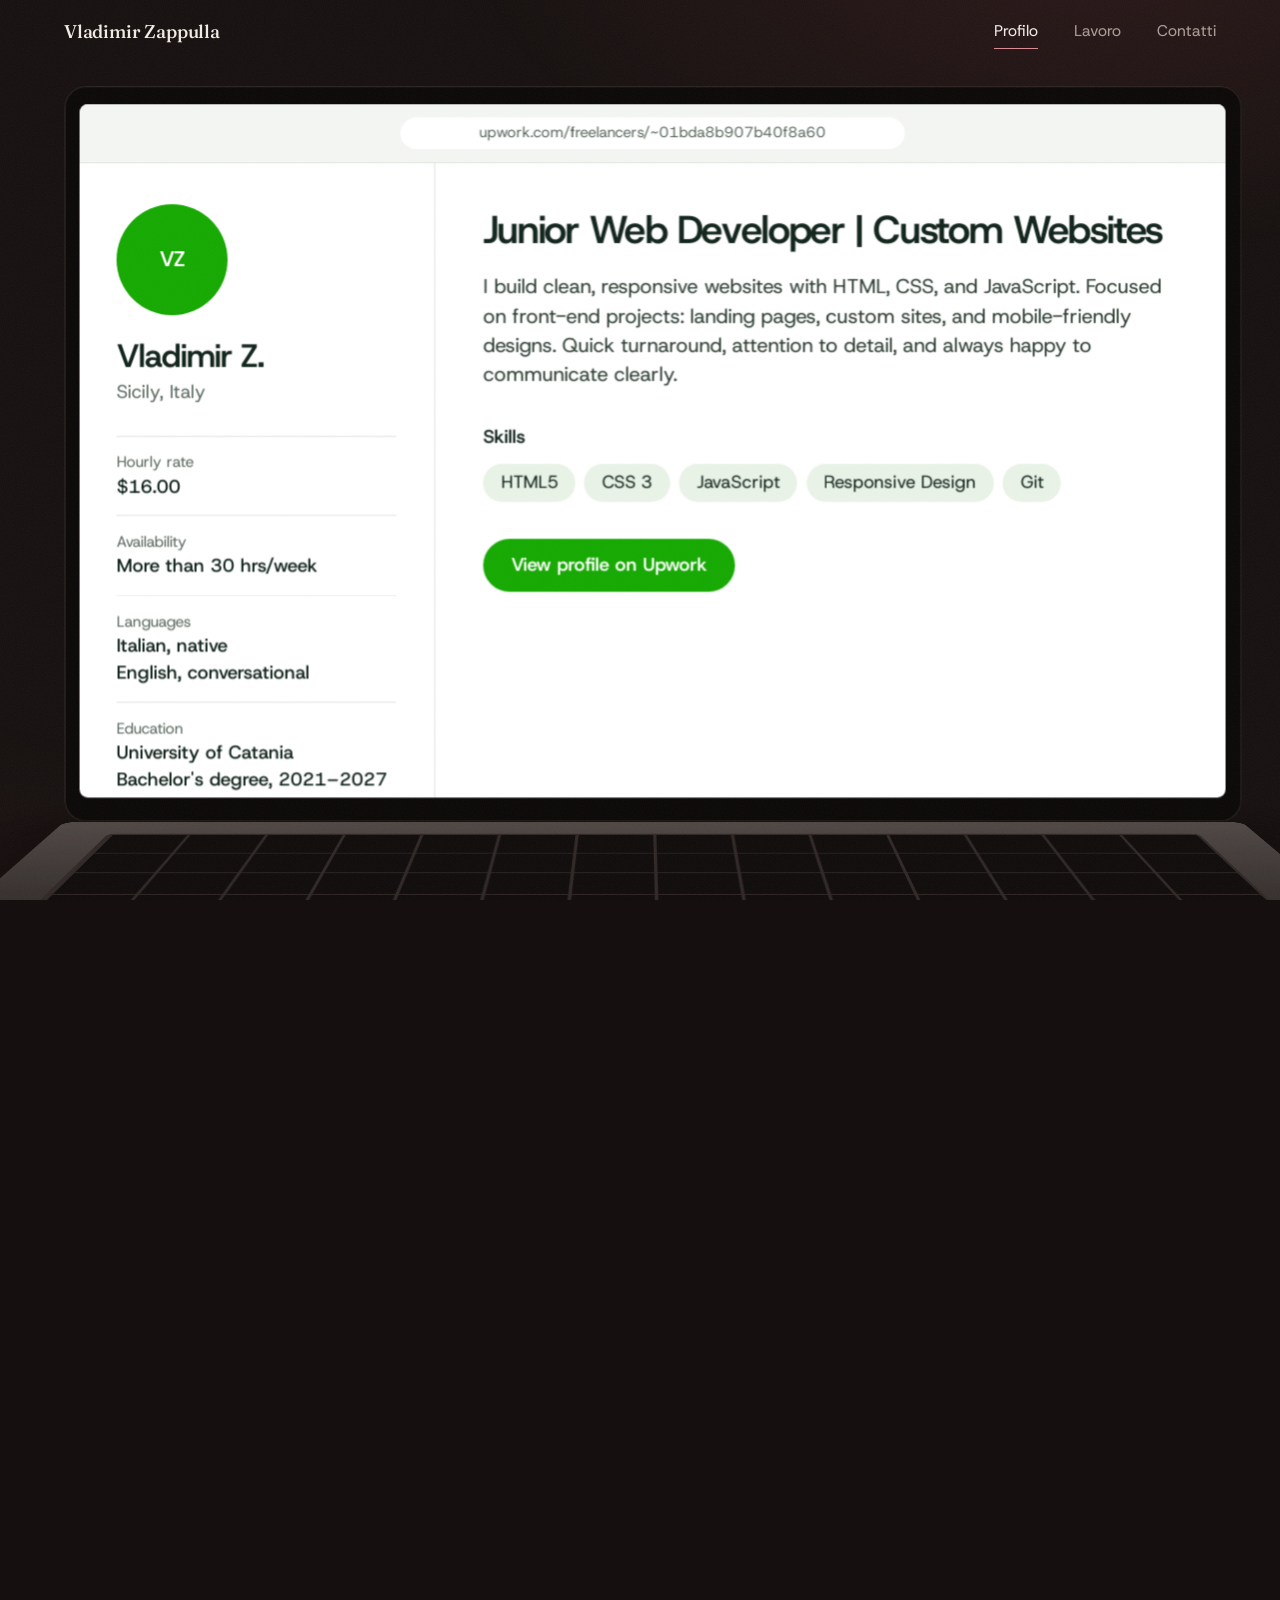
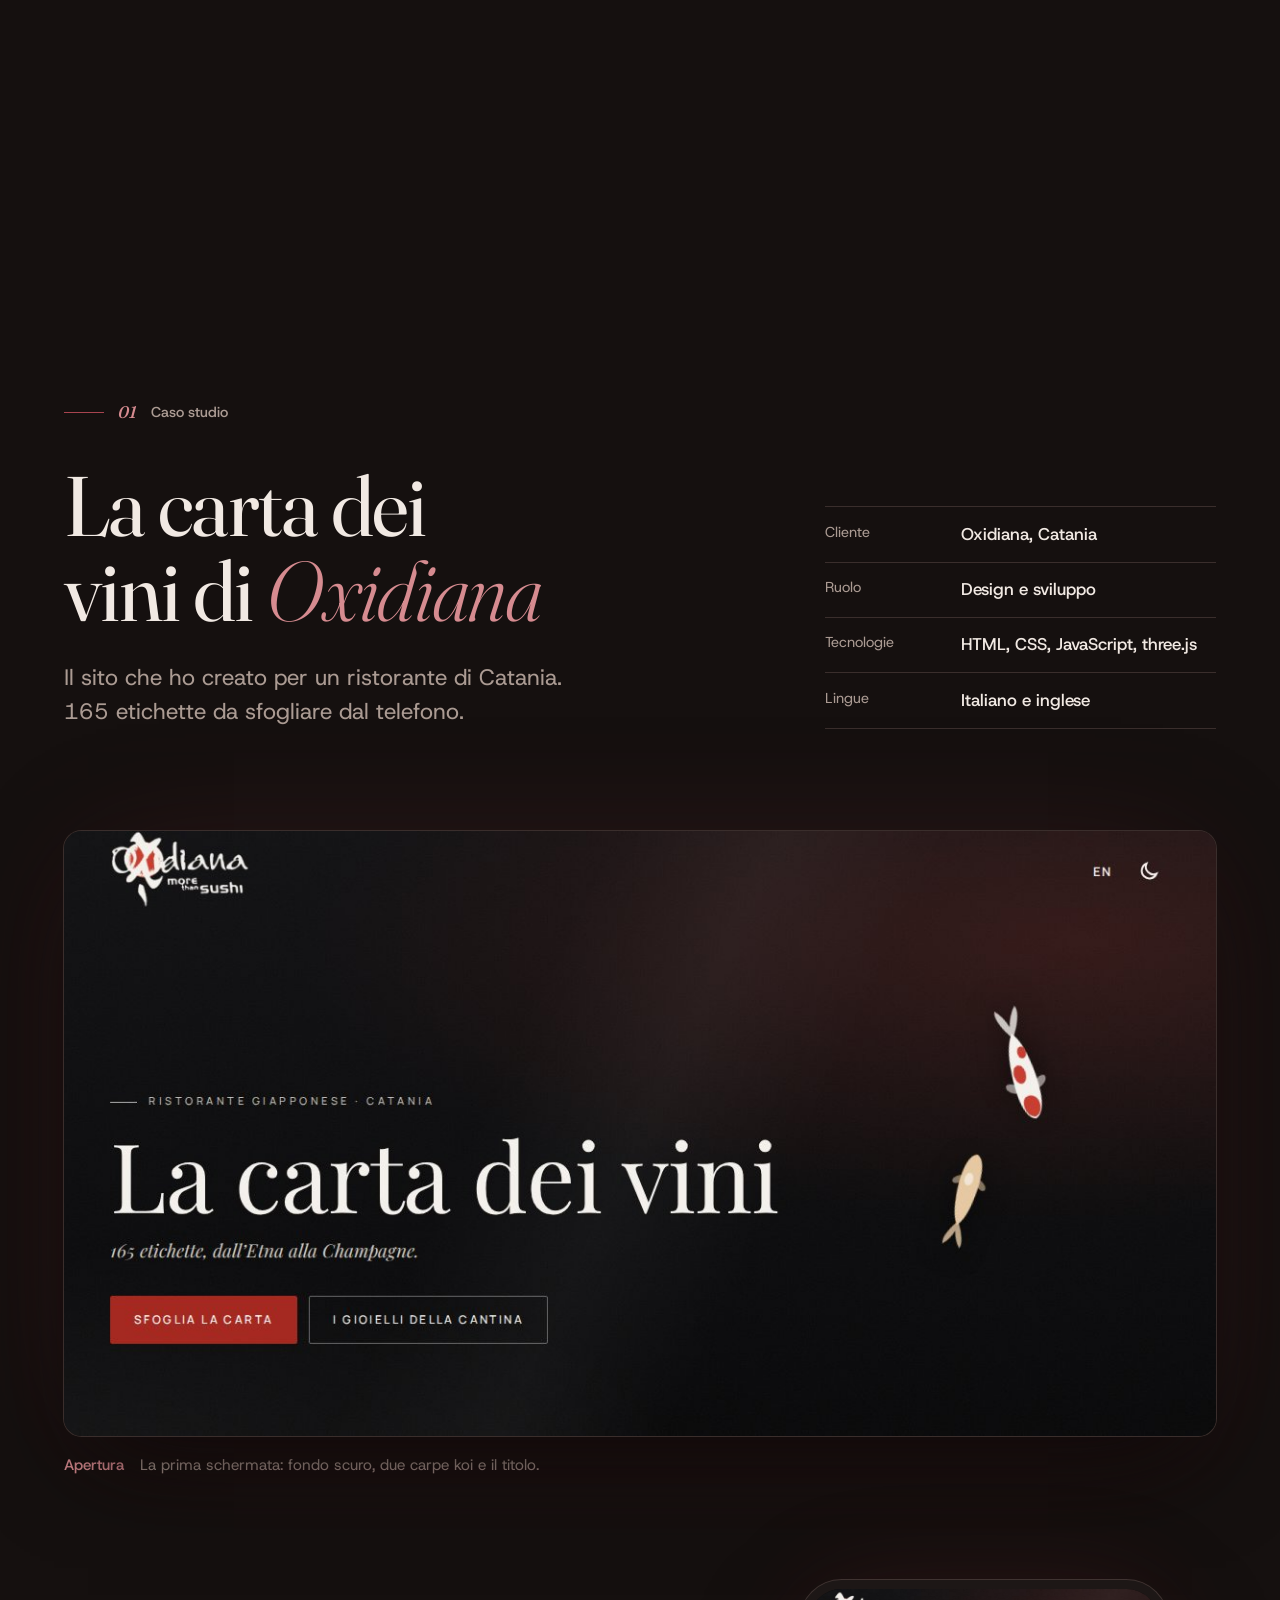
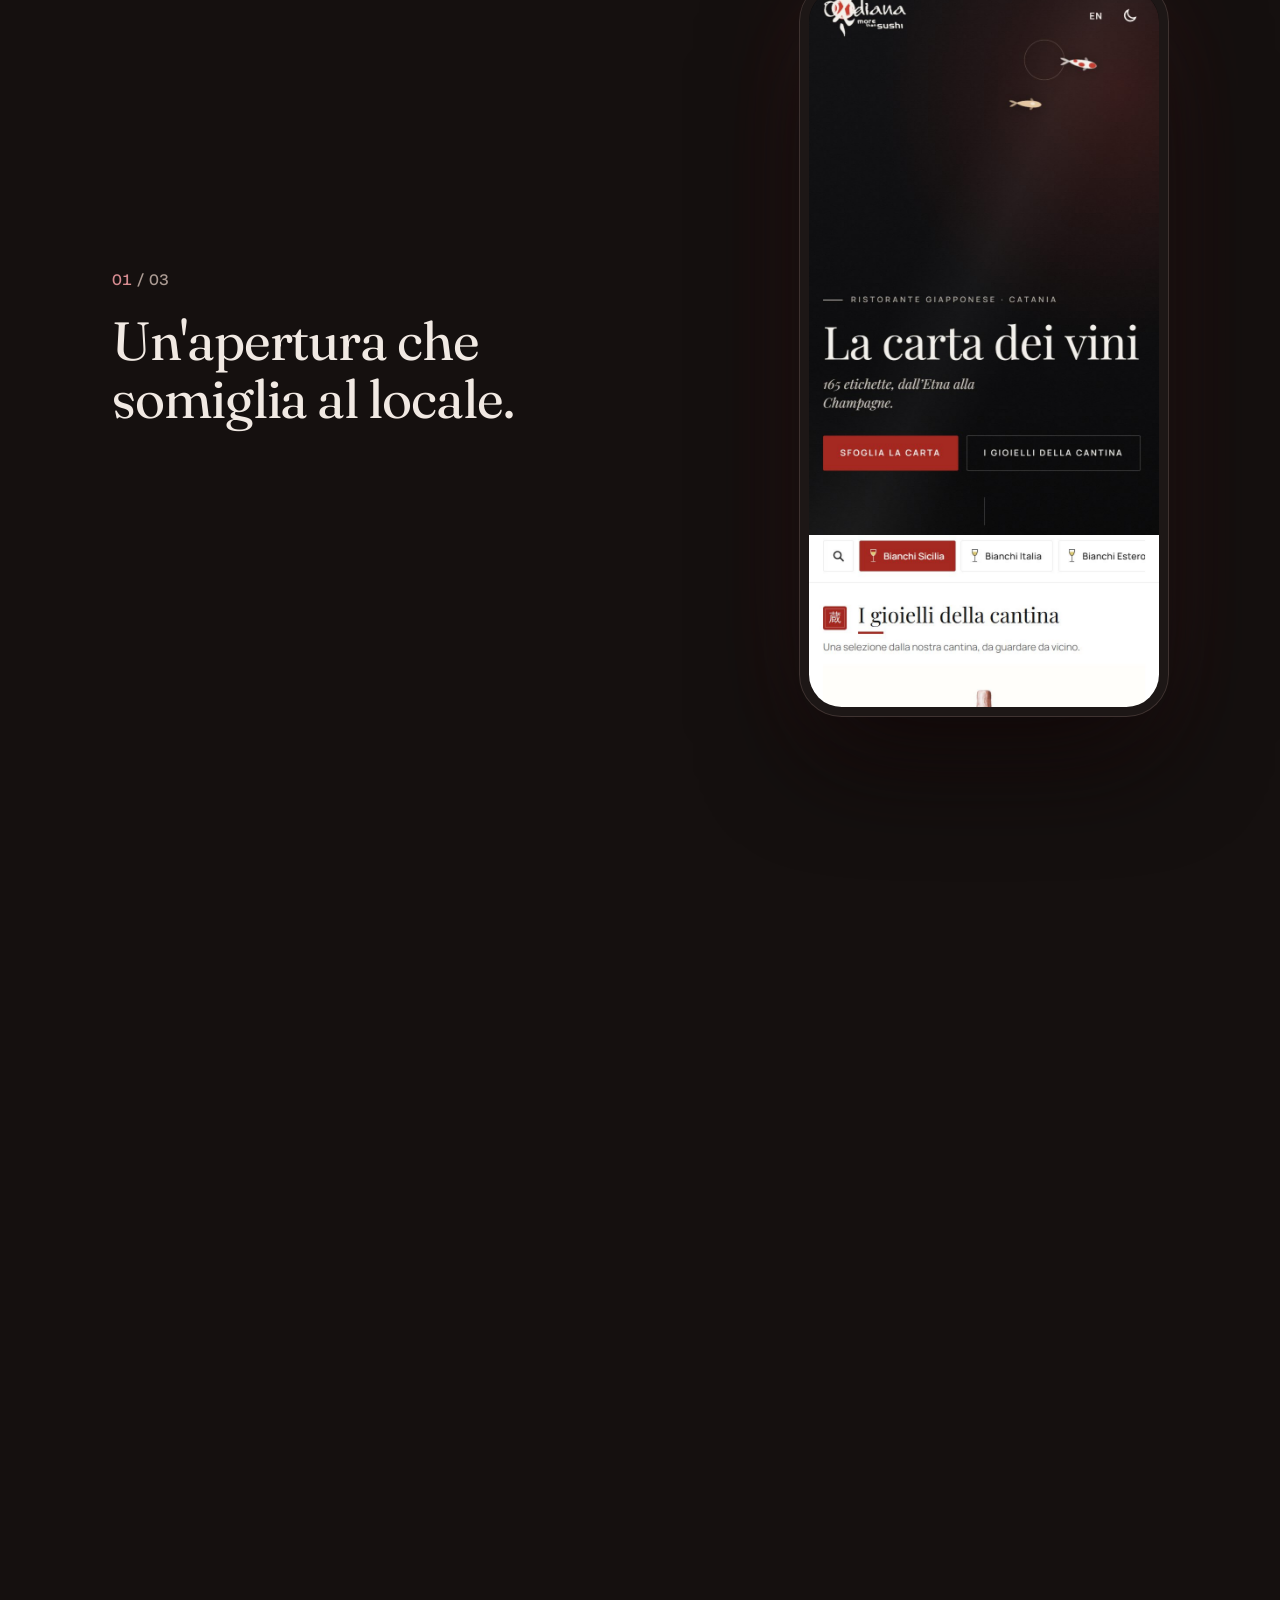
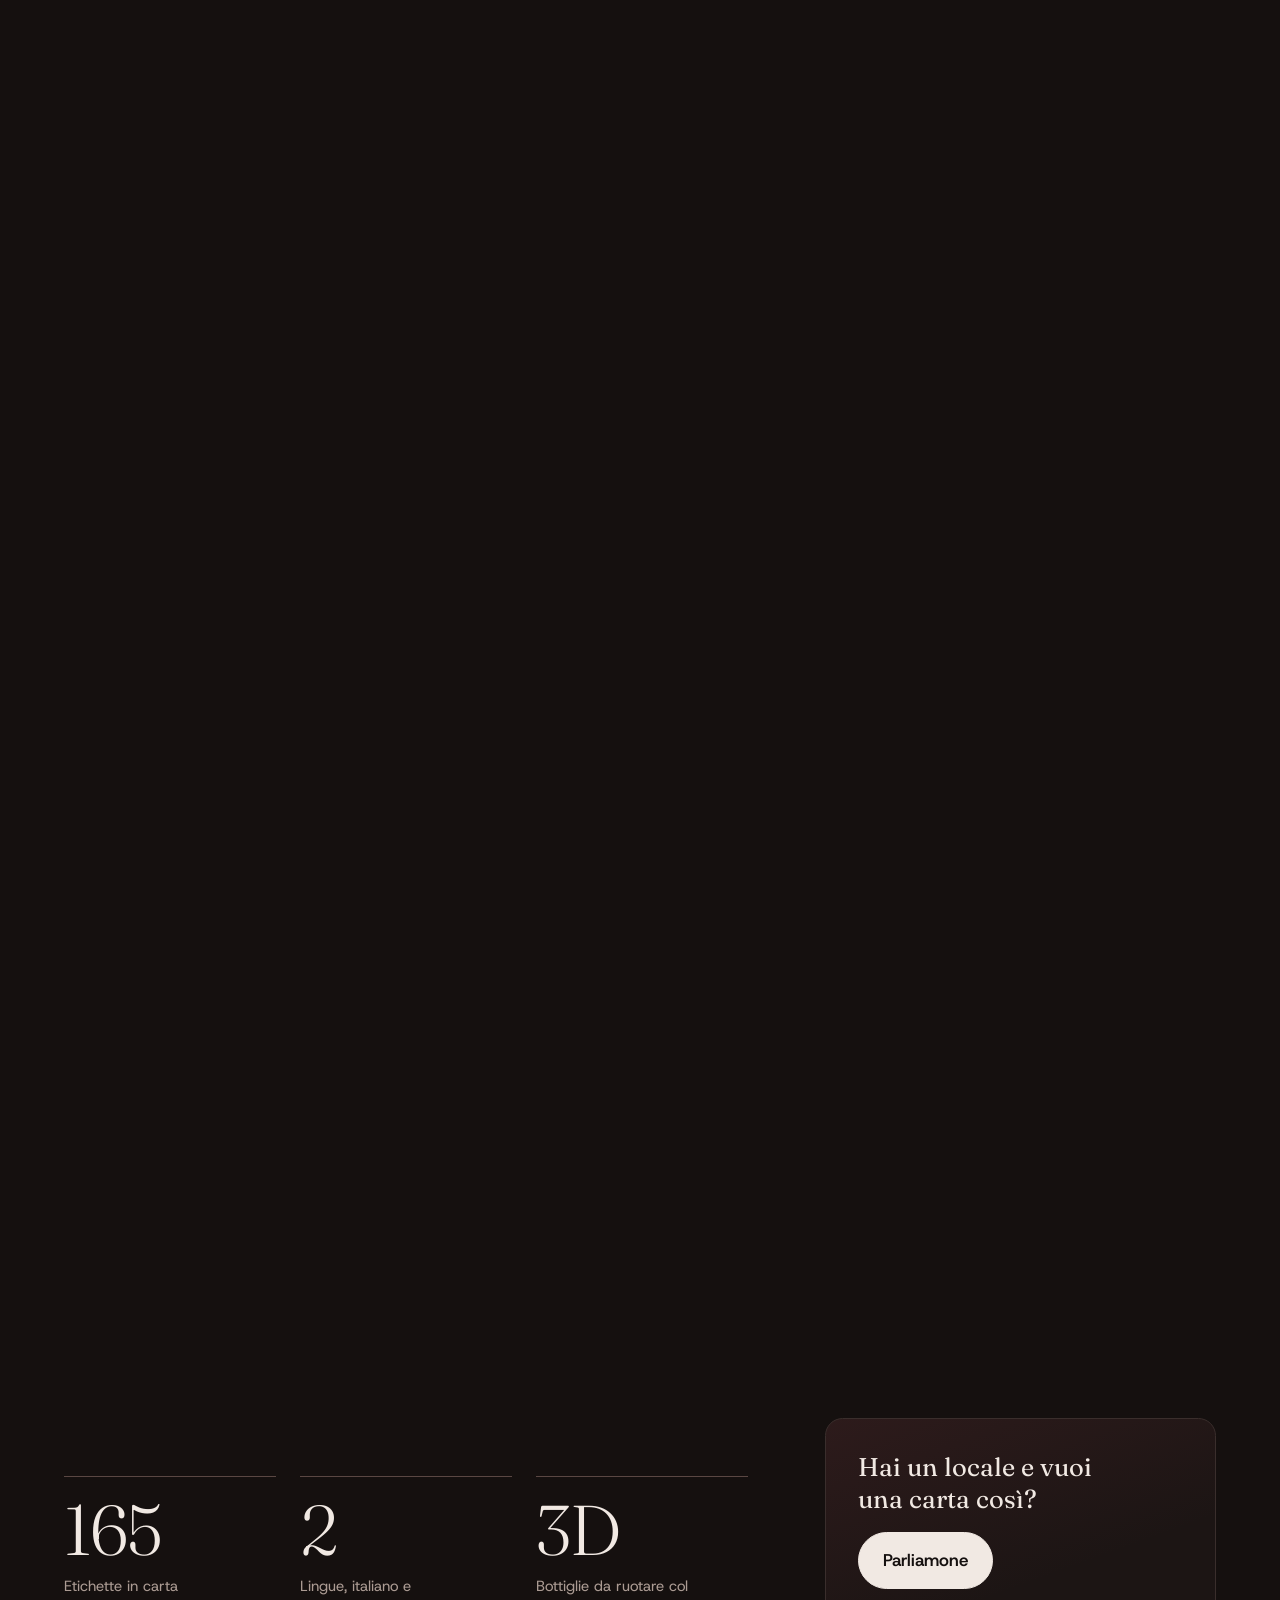
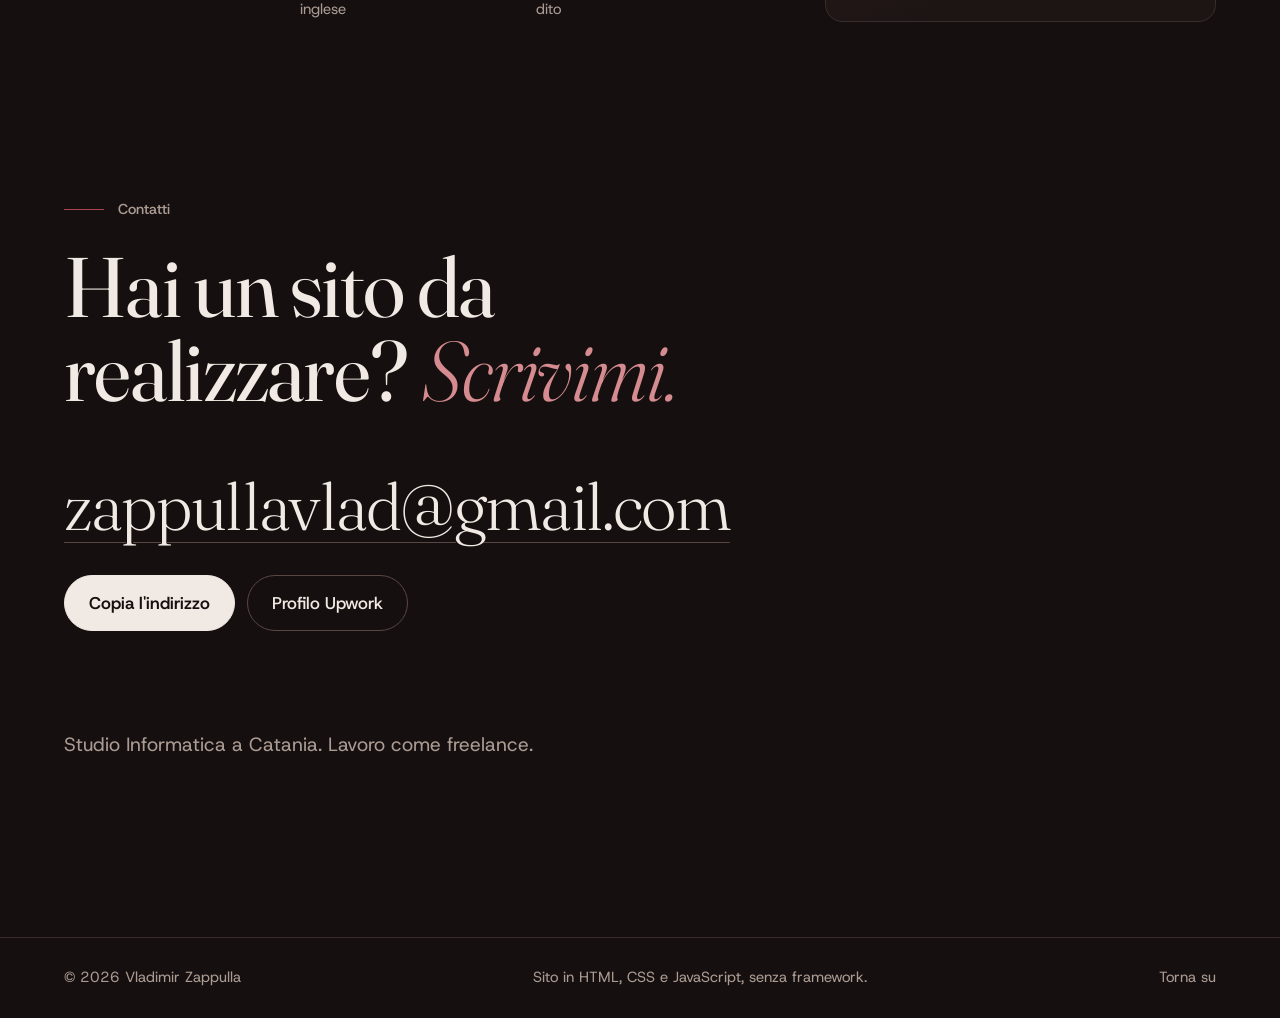
<file: index.html>
<!DOCTYPE html>
<html lang="it">
<head>
    <meta charset="UTF-8">
    <meta name="viewport" content="width=device-width, initial-scale=1.0">
    <title>Vladimir Zappulla, web developer</title>
    <meta name="description" content="Vladimir Zappulla, web developer freelance e studente di Informatica a Catania. Caso studio: la carta dei vini online del ristorante Oxidiana.">
    <meta name="theme-color" content="#15100f">
    <meta property="og:type" content="website">
    <meta property="og:locale" content="it_IT">
    <meta property="og:title" content="Vladimir Zappulla, web developer">
    <meta property="og:description" content="Web developer freelance a Catania. Caso studio: la carta dei vini online del ristorante Oxidiana.">
    <link rel="icon" href="favicon.svg" type="image/svg+xml">
    <link rel="preload" href="font/host-grotesk.woff2" as="font" type="font/woff2" crossorigin>
    <link rel="preload" href="font/fraunces.woff2" as="font" type="font/woff2" crossorigin>
    <link rel="stylesheet" href="style.css">
</head>
<body>
    <a class="salta" href="#contenuto">Vai al contenuto</a>

    <header class="bar">
        <a class="bar__name" href="#inizio">Vladimir Zappulla</a>
        <nav class="bar__nav" aria-label="Sezioni">
            <a href="#inizio">Profilo</a>
            <a href="#carta">Lavoro</a>
            <a href="#contatti">Contatti</a>
        </nav>
    </header>

    <main id="contenuto" tabindex="-1">
        <!-- APERTURA: il portatile si apre e mostra il profilo Upwork -->
        <section id="inizio" class="scena scena--portatile" data-zona>
            <div class="scena__palco">
                <div class="intro">
                    <p class="intro__sopra">Catania, freelance</p>
                    <h1>Vladimir Zappulla</h1>
                    <p class="intro__ruolo">Web developer</p>
                    <p class="intro__chi">Studio Informatica e realizzo siti su misura in HTML, CSS e JavaScript.</p>
                    <p class="intro__scorri">Scorri per aprire il portatile</p>
                </div>

                <div class="portatile" aria-hidden="true">
                    <div class="portatile__coperchio">
                        <div class="portatile__retro"><span>VZ</span></div>
                        <div class="portatile__fronte">
                            <div class="schermo" id="schermo-portatile"></div>
                        </div>
                    </div>
                    <div class="portatile__base">
                        <div class="portatile__tasti"></div>
                        <div class="portatile__trackpad"></div>
                        <div class="portatile__bordo"></div>
                    </div>
                </div>

            </div>
        </section>

        <!-- Il profilo come testo vero: sul telefono si legge qui, e da qui viene copiato nello schermo del portatile -->
        <section class="profilo-esteso" data-zona aria-label="Il mio profilo Upwork">
            <article class="profilo" id="profilo">
                <div class="profilo__barra"><span>upwork.com/freelancers/~01bda8b907b40f8a60</span></div>
                <div class="profilo__corpo">
                    <div class="profilo__lato">
                        <div class="profilo__avatar">VZ</div>
                        <p class="profilo__nome">Vladimir Z.</p>
                        <p class="profilo__luogo">Sicily, Italy</p>
                        <dl>
                            <div><dt>Hourly rate</dt><dd>$16.00</dd></div>
                            <div><dt>Availability</dt><dd>More than 30 hrs/week</dd></div>
                            <div><dt>Languages</dt><dd>Italian, native<br>English, conversational</dd></div>
                            <div><dt>Education</dt><dd>University of Catania<br>Bachelor&#39;s degree, 2021–2027</dd></div>
                        </dl>
                    </div>
                    <div class="profilo__centro">
                        <p class="profilo__titolo">Junior Web Developer | Custom Websites</p>
                        <p class="profilo__testo">I build clean, responsive websites with HTML, CSS, and JavaScript. Focused on front-end projects: landing pages, custom sites, and mobile-friendly designs. Quick turnaround, attention to detail, and always happy to communicate clearly.</p>
                        <p class="profilo__voce">Skills</p>
                        <ul class="profilo__skill">
                            <li>HTML5</li>
                            <li>CSS 3</li>
                            <li>JavaScript</li>
                            <li>Responsive Design</li>
                            <li>Git</li>
                        </ul>
                        <a class="profilo__apri" href="https://www.upwork.com/freelancers/~01bda8b907b40f8a60">View profile on Upwork</a>
                    </div>
                </div>
            </article>
        </section>

        <!-- IL PROGETTO: la carta dei vini -->
        <section id="carta" class="progetto" data-zona aria-labelledby="titolo-carta">
            <div class="wrap progetto__testa">
                <div class="progetto__indice" data-rivela>
                    <span class="progetto__numero">01</span>
                    <span>Caso studio</span>
                </div>

                <div class="progetto__titoli">
                    <h2 class="titolo" id="titolo-carta" data-rivela>La carta dei vini di <em>Oxidiana</em></h2>
                    <p class="lead" data-rivela>Il sito che ho creato per un ristorante di Catania. 165 etichette da sfogliare dal telefono.</p>
                </div>

                <dl class="scheda" data-rivela>
                    <div><dt>Cliente</dt><dd>Oxidiana, Catania</dd></div>
                    <div><dt>Ruolo</dt><dd>Design e sviluppo</dd></div>
                    <div><dt>Tecnologie</dt><dd>HTML, CSS, JavaScript, three.js</dd></div>
                    <div><dt>Lingue</dt><dd>Italiano e inglese</dd></div>
                </dl>
            </div>

            <figure class="finestra" id="finestra">
                <div class="finestra__vetro">
                    <img src="img/vini/apertura.jpg" alt="L'apertura del sito: fondo scuro, due carpe koi e il titolo La carta dei vini" width="1200" height="630" loading="lazy" decoding="async">
                </div>
                <figcaption><span>Apertura</span> La prima schermata: fondo scuro, due carpe koi e il titolo.</figcaption>
            </figure>

            <div class="scorri-telefono" id="scorri-telefono">
                <div class="scorri-telefono__palco">
                    <ol class="passi">
                        <li class="passo attivo">
                            <span class="passo__numero">01 <span>/ 03</span></span>
                            <h3>Un'apertura che somiglia al locale.</h3>
                        </li>
                        <li class="passo">
                            <span class="passo__numero">02 <span>/ 03</span></span>
                            <h3>Bottiglie in 3D, da ruotare col dito.</h3>
                        </li>
                        <li class="passo">
                            <span class="passo__numero">03 <span>/ 03</span></span>
                            <h3>Un vino, una riga. Cambiare un prezzo è un attimo.</h3>
                        </li>
                    </ol>
                    <div class="telefono">
                        <img src="img/vini/telefono.jpg" alt="Il sito visto dal telefono: l'apertura, la vetrina con una bottiglia in 3D e l'elenco dei vini bianchi di Sicilia con i prezzi" width="800" height="5900" loading="lazy" decoding="async">
                    </div>
                </div>
            </div>

            <div class="wrap progetto__chiusa">
                <dl class="cifre">
                    <div data-rivela><dt>Etichette in carta</dt><dd>165</dd></div>
                    <div data-rivela><dt>Lingue, italiano e inglese</dt><dd>2</dd></div>
                    <div data-rivela><dt>Bottiglie da ruotare col dito</dt><dd>3D</dd></div>
                </dl>
                <div class="progetto__cta" data-rivela>
                    <p>Hai un locale e vuoi una carta così?</p>
                    <a class="tasto" href="#contatti">Parliamone</a>
                </div>
            </div>
        </section>

        <!-- CONTATTI -->
        <section id="contatti" class="contatti" data-zona aria-labelledby="titolo-contatti">
            <div class="wrap">
                <p class="sopratitolo" data-rivela>Contatti</p>
                <h2 class="titolo" id="titolo-contatti" data-rivela>Hai un sito da realizzare? <em>Scrivimi.</em></h2>
                <a class="mail" href="mailto:zappullavlad@gmail.com" data-rivela>zappullavlad@gmail.com</a>
                <div class="contatti__azioni" data-rivela>
                    <button type="button" class="tasto" id="copia-mail">Copia l'indirizzo</button>
                    <a class="tasto tasto--filo" href="https://www.upwork.com/freelancers/~01bda8b907b40f8a60">Profilo Upwork</a>
                </div>
                <p class="contatti__stato" id="stato-copia" role="status" aria-live="polite"></p>
                <p class="contatti__chi" data-rivela>Studio Informatica a Catania. Lavoro come freelance.</p>
            </div>
        </section>
    </main>

    <footer class="piede">
        <div class="wrap piede__riga">
            <p>&copy; 2026 Vladimir Zappulla</p>
            <p>Sito in HTML, CSS e JavaScript, senza framework.</p>
            <a href="#inizio">Torna su</a>
        </div>
    </footer>

    <script src="script.js"></script>
</body>
</html>
</file>
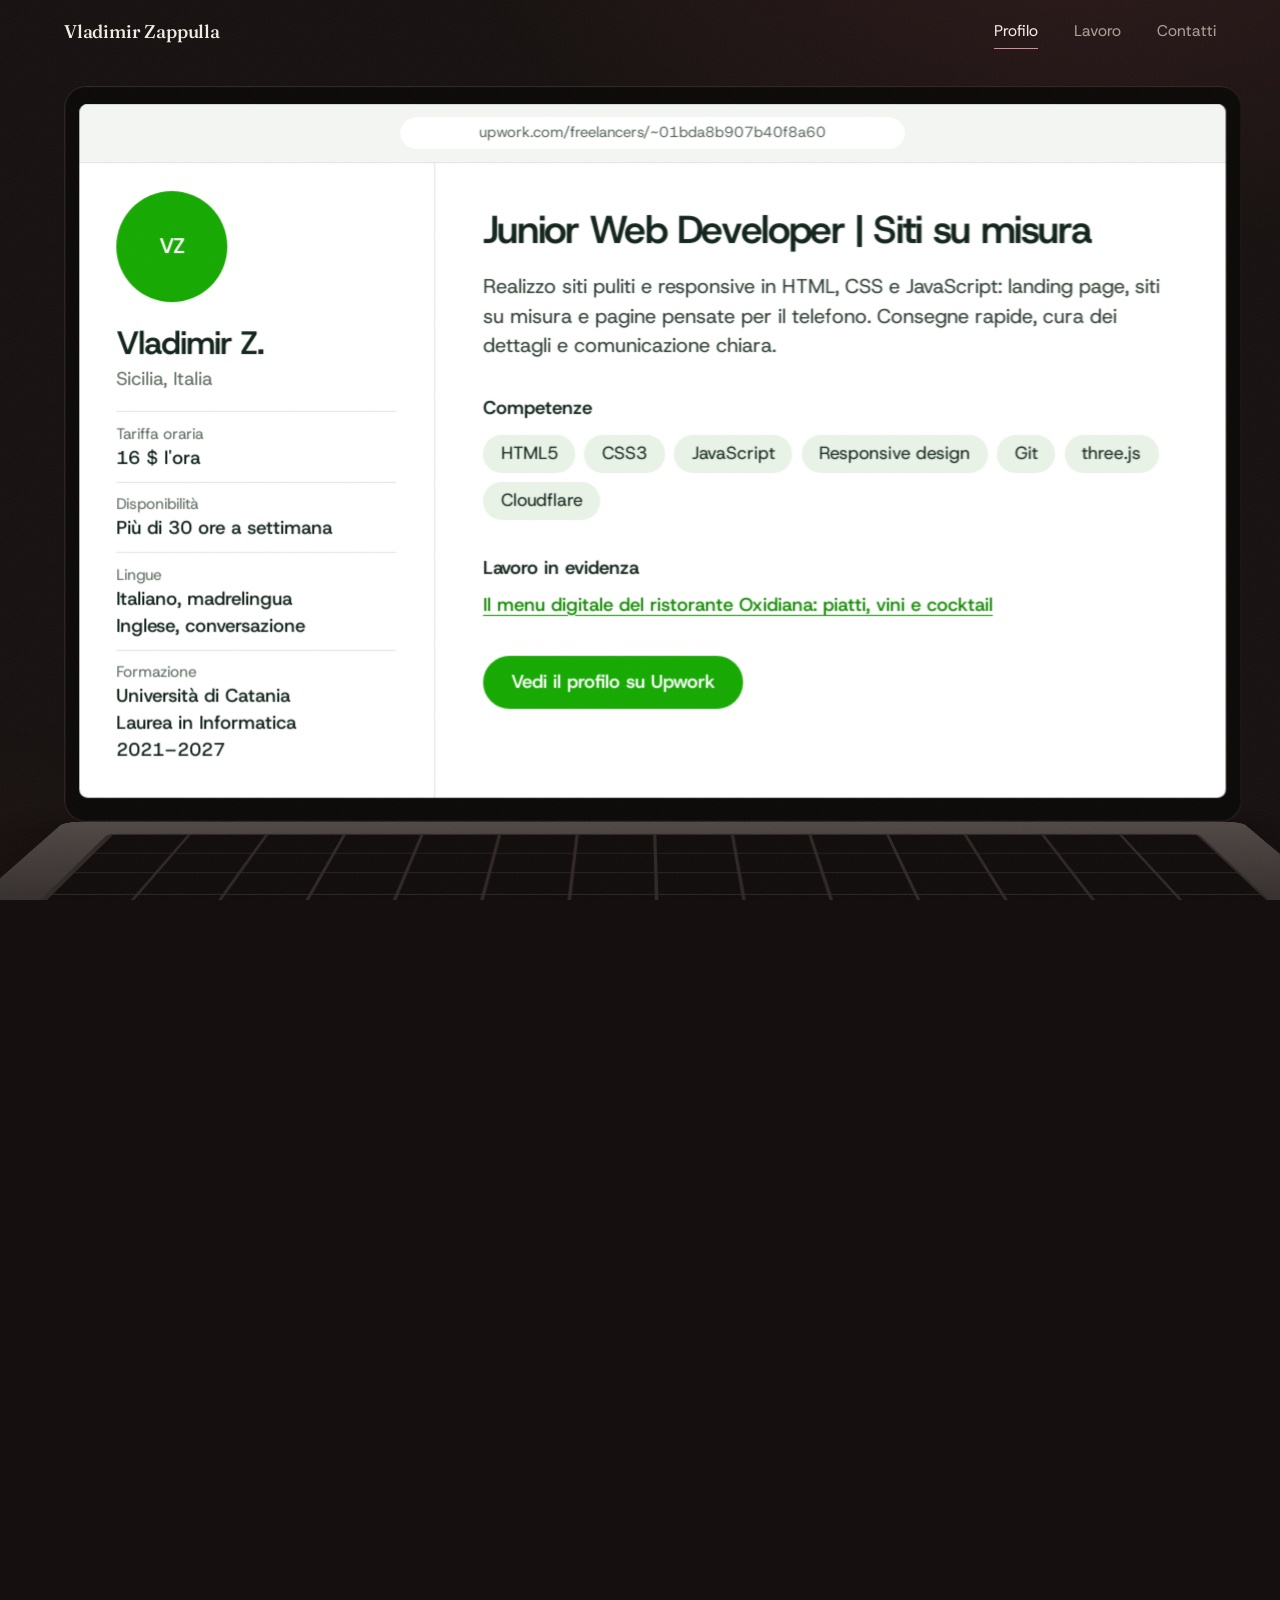
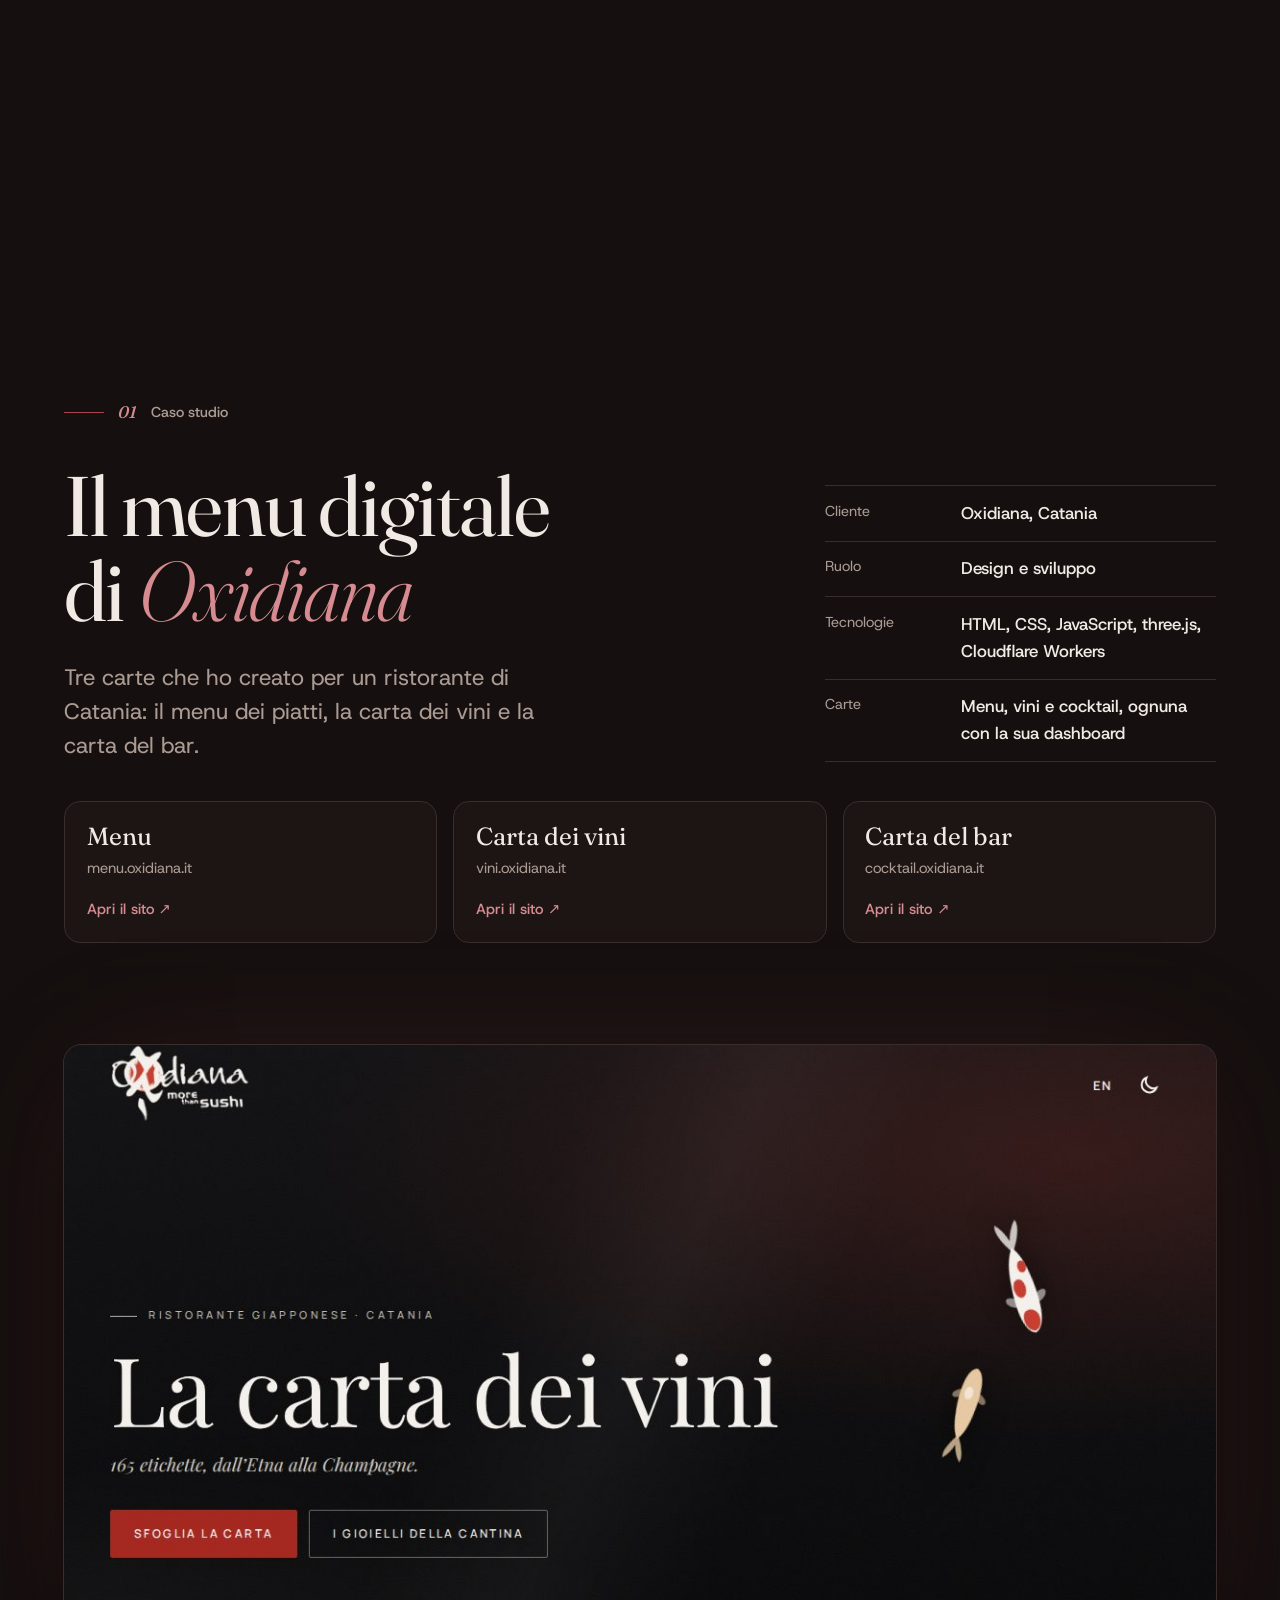
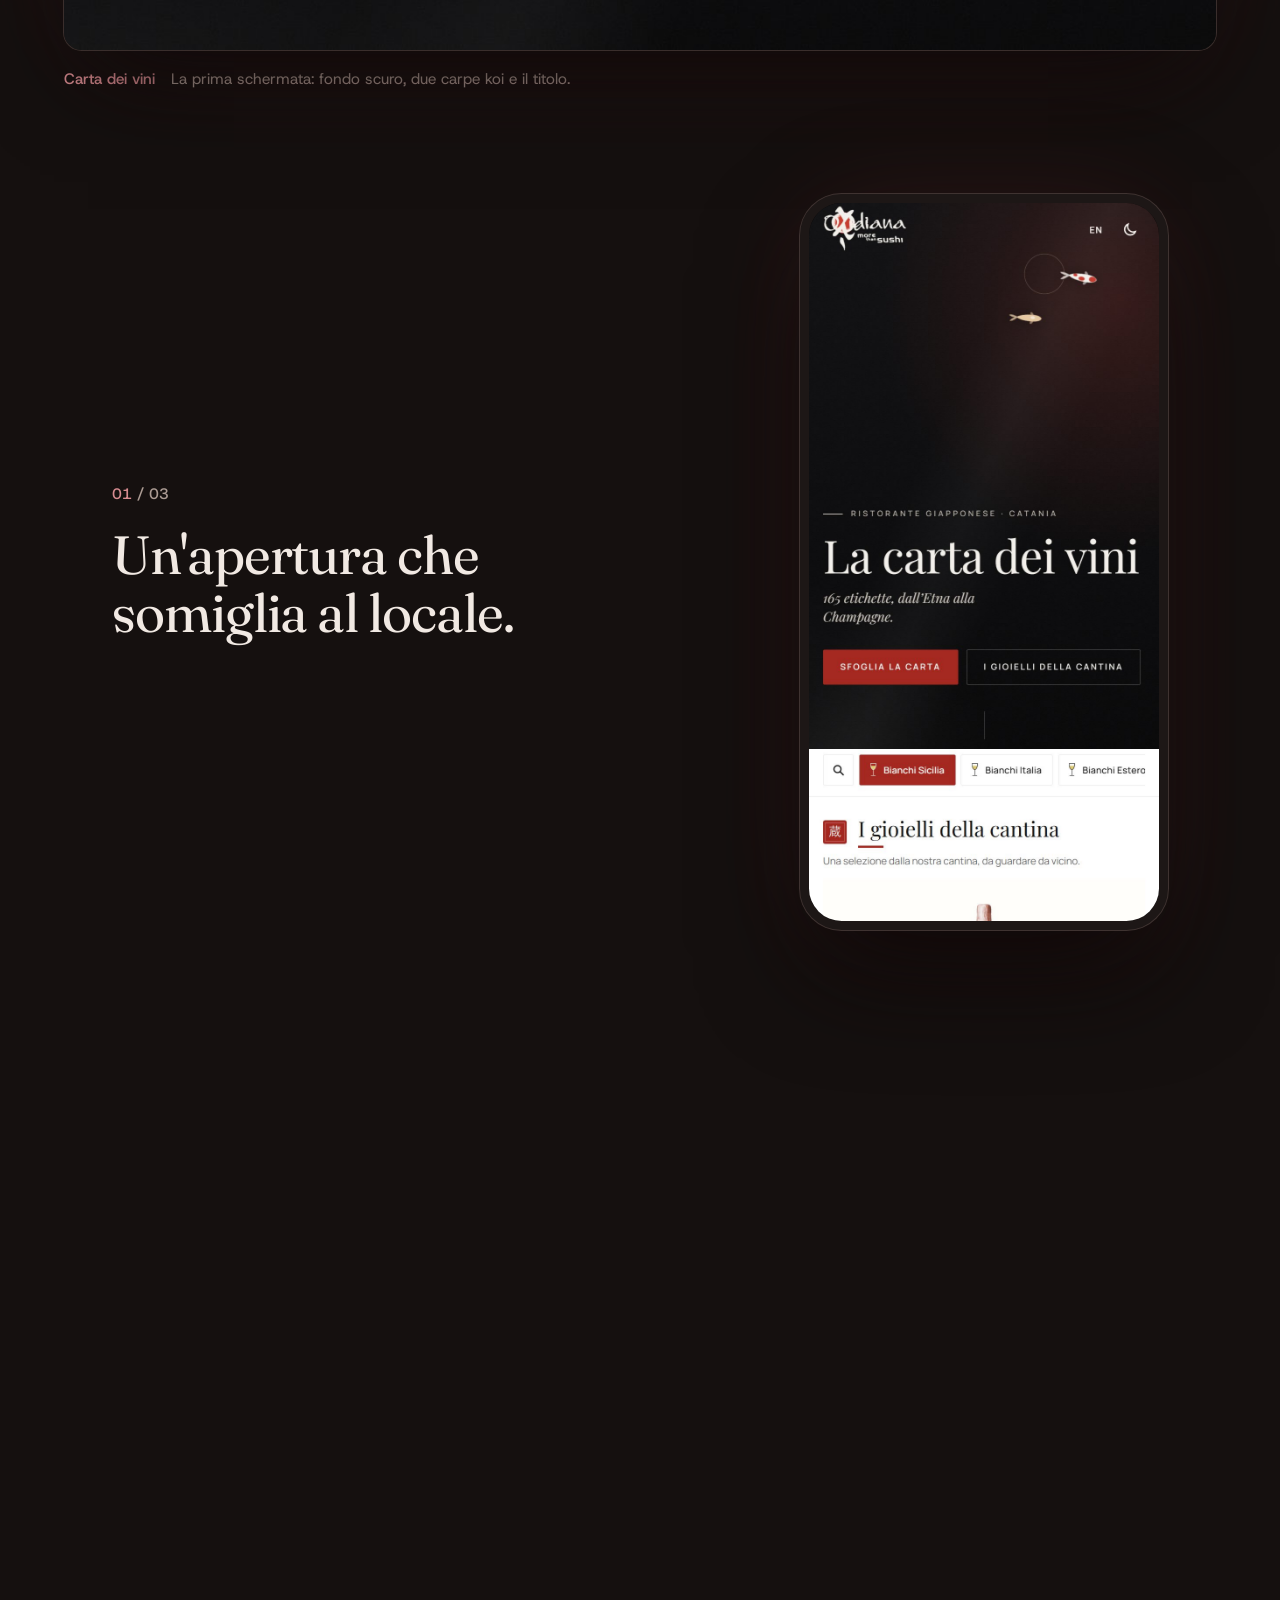
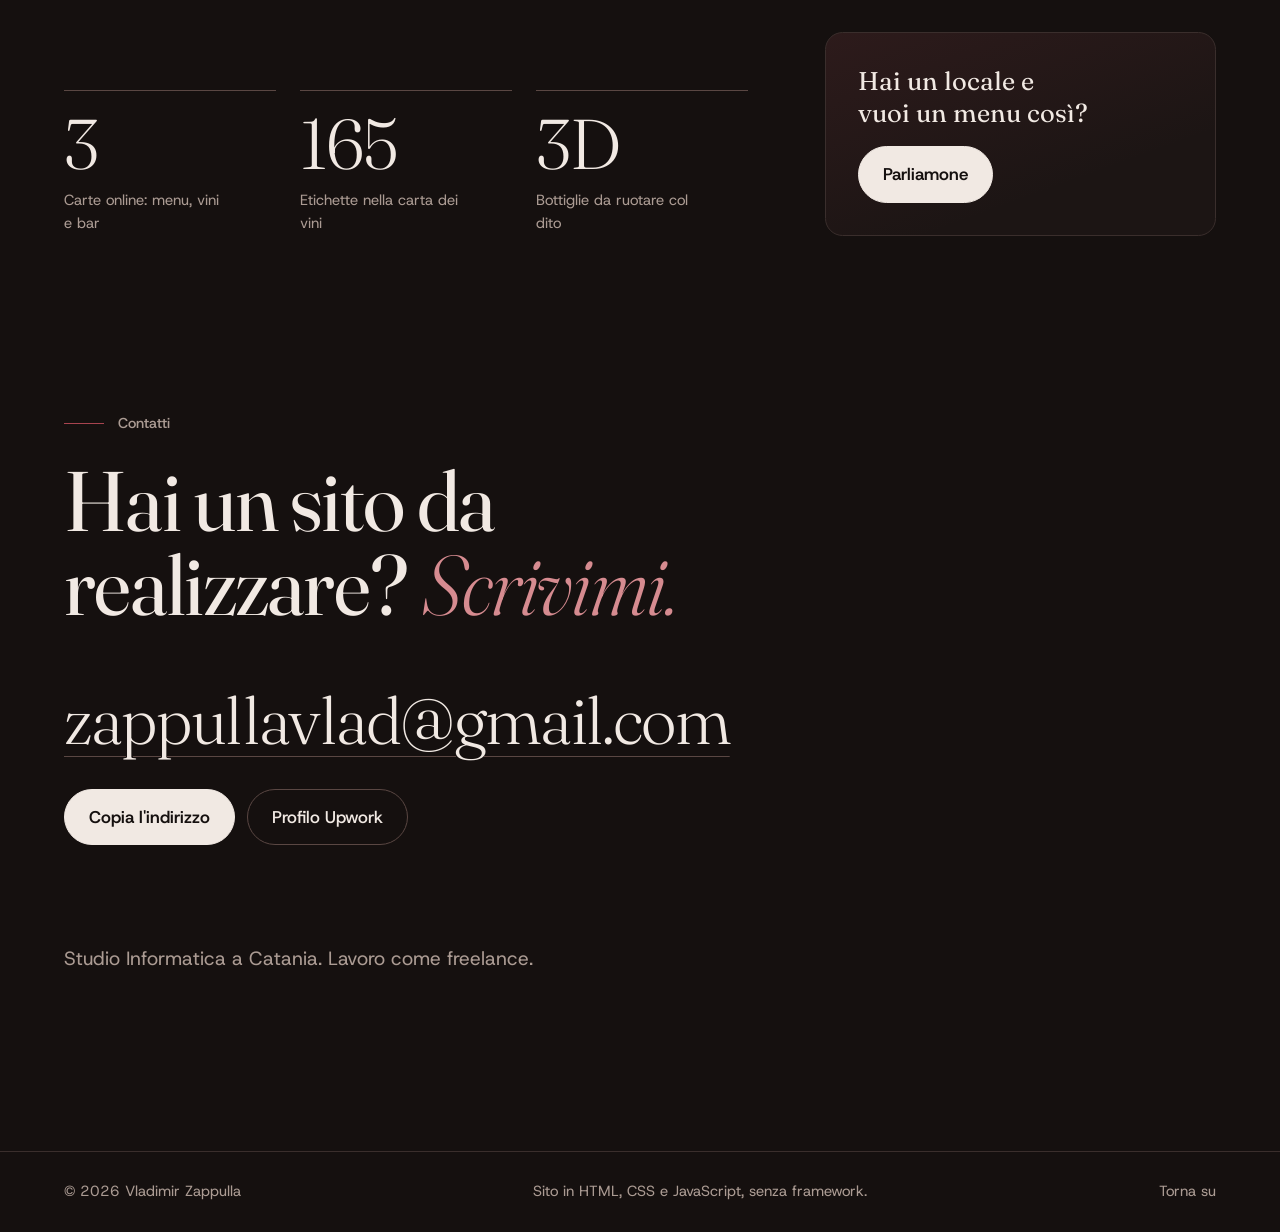
<file: public/index.html>
<!DOCTYPE html>
<html lang="it">
<head>
    <meta charset="UTF-8">
    <meta name="viewport" content="width=device-width, initial-scale=1.0">
    <title>Vladimir Zappulla, web developer</title>
    <meta name="description" content="Vladimir Zappulla, web developer freelance e studente di Informatica a Catania. Caso studio: il menu, la carta dei vini e la carta del bar online del ristorante Oxidiana.">
    <meta name="theme-color" content="#15100f">
    <meta property="og:type" content="website">
    <meta property="og:locale" content="it_IT">
    <meta property="og:url" content="https://vladzappulla.com/">
    <link rel="canonical" href="https://vladzappulla.com/">
    <meta property="og:title" content="Vladimir Zappulla, web developer">
    <meta property="og:description" content="Web developer freelance a Catania. Caso studio: il menu digitale del ristorante Oxidiana, con carta dei vini e carta del bar.">
    <meta property="og:image" content="https://vladzappulla.com/img/og.jpg">
    <meta property="og:image:width" content="1200">
    <meta property="og:image:height" content="630">
    <meta property="og:image:alt" content="Vladimir Zappulla, web developer freelance a Catania">
    <meta name="twitter:card" content="summary_large_image">
    <link rel="icon" href="favicon.svg" type="image/svg+xml">
    <link rel="preload" href="font/host-grotesk.woff2" as="font" type="font/woff2" crossorigin>
    <link rel="preload" href="font/fraunces.woff2" as="font" type="font/woff2" crossorigin>
    <link rel="stylesheet" href="css/style.css">
</head>
<body>
    <a class="salta" href="#contenuto">Vai al contenuto</a>

    <header class="bar">
        <a class="bar__name" href="#inizio">Vladimir Zappulla</a>
        <nav class="bar__nav" aria-label="Sezioni">
            <a href="#inizio">Profilo</a>
            <a href="#carta">Lavoro</a>
            <a href="#contatti">Contatti</a>
        </nav>
    </header>

    <main id="contenuto" tabindex="-1">
        <!-- APERTURA: il portatile si apre e mostra il profilo Upwork -->
        <section id="inizio" class="scena scena--portatile" data-zona>
            <div class="scena__palco">
                <div class="intro">
                    <p class="intro__sopra">Catania, freelance</p>
                    <h1>Vladimir Zappulla</h1>
                    <p class="intro__ruolo">Web developer</p>
                    <p class="intro__chi">Studio Informatica e realizzo siti su misura in HTML, CSS e JavaScript.</p>
                    <p class="intro__scorri">Scorri per aprire il portatile</p>
                </div>

                <div class="portatile" aria-hidden="true">
                    <div class="portatile__coperchio">
                        <div class="portatile__retro"><span>VZ</span></div>
                        <div class="portatile__fronte">
                            <div class="schermo" id="schermo-portatile"></div>
                        </div>
                    </div>
                    <div class="portatile__base">
                        <div class="portatile__tasti"></div>
                        <div class="portatile__trackpad"></div>
                        <div class="portatile__bordo"></div>
                    </div>
                </div>

            </div>
        </section>

        <!-- Il profilo come testo vero: sul telefono si legge qui, e da qui viene copiato nello schermo del portatile -->
        <section class="profilo-esteso" data-zona aria-label="Il mio profilo Upwork">
            <article class="profilo" id="profilo">
                <div class="profilo__barra"><span>upwork.com/freelancers/~01bda8b907b40f8a60</span></div>
                <div class="profilo__corpo">
                    <div class="profilo__lato">
                        <div class="profilo__avatar">VZ</div>
                        <p class="profilo__nome">Vladimir Z.</p>
                        <p class="profilo__luogo">Sicilia, Italia</p>
                        <dl>
                            <div><dt>Tariffa oraria</dt><dd>16 $ l&#39;ora</dd></div>
                            <div><dt>Disponibilit&agrave;</dt><dd>Pi&ugrave; di 30 ore a settimana</dd></div>
                            <div><dt>Lingue</dt><dd>Italiano, madrelingua<br>Inglese, conversazione</dd></div>
                            <div><dt>Formazione</dt><dd>Universit&agrave; di Catania<br>Laurea in Informatica<br>2021&ndash;2027</dd></div>
                        </dl>
                    </div>
                    <div class="profilo__centro">
                        <p class="profilo__titolo">Junior Web Developer | Siti su misura</p>
                        <p class="profilo__testo">Realizzo siti puliti e responsive in HTML, CSS e JavaScript: landing page, siti su misura e pagine pensate per il telefono. Consegne rapide, cura dei dettagli e comunicazione chiara.</p>
                        <p class="profilo__voce">Competenze</p>
                        <ul class="profilo__skill">
                            <li>HTML5</li>
                            <li>CSS3</li>
                            <li>JavaScript</li>
                            <li>Responsive design</li>
                            <li>Git</li>
                            <li>three.js</li>
                            <li>Cloudflare</li>
                        </ul>
                        <p class="profilo__voce">Lavoro in evidenza</p>
                        <p class="profilo__progetto"><a href="#carta">Il menu digitale del ristorante Oxidiana: piatti, vini e cocktail</a></p>
                        <a class="profilo__apri" href="https://www.upwork.com/freelancers/~01bda8b907b40f8a60">Vedi il profilo su Upwork</a>
                    </div>
                </div>
            </article>
        </section>

        <!-- IL PROGETTO: il menu digitale di Oxidiana (menu, carta dei vini, carta del bar) -->
        <section id="carta" class="progetto" data-zona aria-labelledby="titolo-carta">
            <div class="wrap progetto__testa">
                <div class="progetto__indice" data-rivela>
                    <span class="progetto__numero">01</span>
                    <span>Caso studio</span>
                </div>

                <div class="progetto__titoli">
                    <h2 class="titolo" id="titolo-carta" data-rivela>Il menu digitale di <em>Oxidiana</em></h2>
                    <p class="lead" data-rivela>Tre carte che ho creato per un ristorante di Catania: il menu dei piatti, la carta dei vini e la carta del bar.</p>
                </div>

                <dl class="scheda" data-rivela>
                    <div><dt>Cliente</dt><dd>Oxidiana, Catania</dd></div>
                    <div><dt>Ruolo</dt><dd>Design e sviluppo</dd></div>
                    <div><dt>Tecnologie</dt><dd>HTML, CSS, JavaScript, three.js, Cloudflare Workers</dd></div>
                    <div><dt>Carte</dt><dd>Menu, vini e cocktail, ognuna con la sua dashboard</dd></div>
                </dl>

                <!-- le tre carte online, da aprire -->
                <ul class="carte" aria-label="Le carte online di Oxidiana" data-rivela>
                    <li>
                        <a class="carta-link" href="https://menu.oxidiana.it/" target="_blank" rel="noopener">
                            <span class="carta-link__nome">Menu</span>
                            <span class="carta-link__indirizzo">menu.oxidiana.it</span>
                            <span class="carta-link__apri">Apri il sito <span aria-hidden="true">&#8599;</span></span>
                        </a>
                    </li>
                    <li>
                        <a class="carta-link" href="https://vini.oxidiana.it/" target="_blank" rel="noopener">
                            <span class="carta-link__nome">Carta dei vini</span>
                            <span class="carta-link__indirizzo">vini.oxidiana.it</span>
                            <span class="carta-link__apri">Apri il sito <span aria-hidden="true">&#8599;</span></span>
                        </a>
                    </li>
                    <li>
                        <a class="carta-link" href="https://cocktail.oxidiana.it/" target="_blank" rel="noopener">
                            <span class="carta-link__nome">Carta del bar</span>
                            <span class="carta-link__indirizzo">cocktail.oxidiana.it</span>
                            <span class="carta-link__apri">Apri il sito <span aria-hidden="true">&#8599;</span></span>
                        </a>
                    </li>
                </ul>
            </div>

            <figure class="finestra" id="finestra">
                <div class="finestra__vetro">
                    <img src="img/vini/apertura.jpg" alt="L'apertura del sito: fondo scuro, due carpe koi e il titolo La carta dei vini" width="1200" height="630" loading="lazy" decoding="async">
                </div>
                <figcaption><span>Carta dei vini</span> La prima schermata: fondo scuro, due carpe koi e il titolo.</figcaption>
            </figure>

            <div class="scorri-telefono" id="scorri-telefono">
                <div class="scorri-telefono__palco">
                    <ol class="passi">
                        <li class="passo attivo">
                            <span class="passo__numero">01 <span>/ 03</span></span>
                            <h3>Un'apertura che somiglia al locale.</h3>
                        </li>
                        <li class="passo">
                            <span class="passo__numero">02 <span>/ 03</span></span>
                            <h3>Bottiglie in 3D, da ruotare col dito.</h3>
                        </li>
                        <li class="passo">
                            <span class="passo__numero">03 <span>/ 03</span></span>
                            <h3>Un vino, una riga. Cambiare un prezzo è un attimo.</h3>
                        </li>
                    </ol>
                    <div class="telefono">
                        <img src="img/vini/telefono.jpg" alt="Il sito visto dal telefono: l'apertura, la vetrina con una bottiglia in 3D e l'elenco dei vini bianchi di Sicilia con i prezzi" width="800" height="5900" loading="lazy" decoding="async">
                    </div>
                </div>
            </div>

            <div class="wrap progetto__chiusa">
                <dl class="cifre">
                    <div data-rivela><dt>Carte online: menu, vini e bar</dt><dd>3</dd></div>
                    <div data-rivela><dt>Etichette nella carta dei vini</dt><dd>165</dd></div>
                    <div data-rivela><dt>Bottiglie da ruotare col dito</dt><dd>3D</dd></div>
                </dl>
                <div class="progetto__cta" data-rivela>
                    <p>Hai un locale e vuoi un menu così?</p>
                    <a class="tasto" href="#contatti">Parliamone</a>
                </div>
            </div>
        </section>

        <!-- CONTATTI -->
        <section id="contatti" class="contatti" data-zona aria-labelledby="titolo-contatti">
            <div class="wrap">
                <p class="sopratitolo" data-rivela>Contatti</p>
                <h2 class="titolo" id="titolo-contatti" data-rivela>Hai un sito da realizzare? <em>Scrivimi.</em></h2>
                <a class="mail" href="mailto:zappullavlad@gmail.com" data-rivela>zappullavlad@gmail.com</a>
                <div class="contatti__azioni" data-rivela>
                    <button type="button" class="tasto" id="copia-mail">Copia l'indirizzo</button>
                    <a class="tasto tasto--filo" href="https://www.upwork.com/freelancers/~01bda8b907b40f8a60">Profilo Upwork</a>
                </div>
                <p class="contatti__stato" id="stato-copia" role="status" aria-live="polite"></p>
                <p class="contatti__chi" data-rivela>Studio Informatica a Catania. Lavoro come freelance.</p>
            </div>
        </section>
    </main>

    <footer class="piede">
        <div class="wrap piede__riga">
            <p>&copy; 2026 Vladimir Zappulla</p>
            <p>Sito in HTML, CSS e JavaScript, senza framework.</p>
            <a href="#inizio">Torna su</a>
        </div>
    </footer>

    <script src="js/script.js"></script>
</body>
</html>
</file>
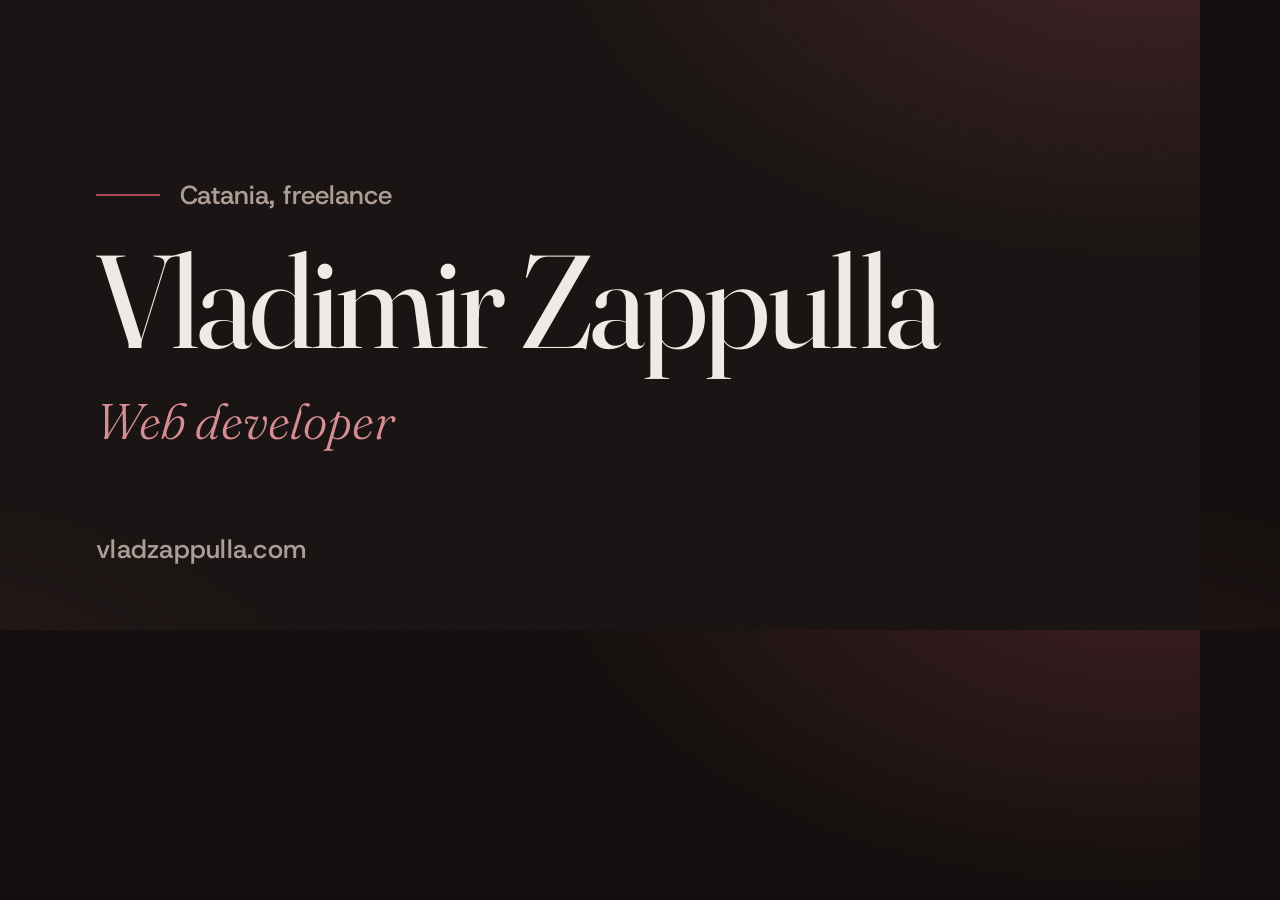
<file: strumenti/anteprima-social.html>
<!doctype html>
<html lang="it">
<head>
<meta charset="utf-8">
<!-- Sorgente di public/img/og.jpg, l'anteprima che compare quando si condivide il link.
     Per rigenerarla: servire la radice della repo, aprire questa pagina a 1200x630 e catturarla
     (es. chrome --headless=new --screenshot=og.png --window-size=1200,630 URL), poi salvarla in JPEG. -->
<style>
@font-face { font-family: "Fraunces"; font-style: normal; font-weight: 300 600; src: url("../public/font/fraunces.woff2") format("woff2"); }
@font-face { font-family: "Fraunces"; font-style: italic; font-weight: 300 600; src: url("../public/font/fraunces-corsivo.woff2") format("woff2"); }
@font-face { font-family: "Host Grotesk"; font-style: normal; font-weight: 300 700; src: url("../public/font/host-grotesk.woff2") format("woff2"); }

* { margin: 0; padding: 0; box-sizing: border-box; }

html, body { width: 1200px; height: 630px; overflow: hidden; }

body {
    position: relative;
    display: flex;
    flex-direction: column;
    justify-content: center;
    padding: 0 96px;
    background:
        radial-gradient(ellipse 70% 80% at 95% -15%, rgb(168 68 79 / 0.30), transparent 70%),
        radial-gradient(ellipse 55% 60% at -10% 120%, rgb(168 68 79 / 0.12), transparent 70%),
        #15100f;
    color: #f1e9e3;
    font-family: "Host Grotesk", sans-serif;
    -webkit-font-smoothing: antialiased;
}

body::after {
    content: "";
    position: absolute;
    inset: 0;
    opacity: 0.07;
    background-image: url("data:image/svg+xml,%3Csvg xmlns='http://www.w3.org/2000/svg' width='160' height='160'%3E%3Cfilter id='g'%3E%3CfeTurbulence type='fractalNoise' baseFrequency='0.9' numOctaves='2' stitchTiles='stitch'/%3E%3CfeColorMatrix values='0 0 0 0 1 0 0 0 0 0.95 0 0 0 0 0.9 0 0 0 0.6 0'/%3E%3C/filter%3E%3Crect width='100%25' height='100%25' filter='url(%23g)'/%3E%3C/svg%3E");
}

.sopra {
    display: flex;
    align-items: center;
    gap: 20px;
    font-size: 26px;
    font-weight: 500;
    color: #ab9b93;
}

.sopra::before {
    content: "";
    width: 64px;
    height: 2px;
    background: #a8444f;
}

h1 {
    margin-top: 26px;
    font-family: "Fraunces", serif;
    font-optical-sizing: auto;
    font-size: 132px;
    font-weight: 400;
    line-height: 0.95;
    letter-spacing: -0.03em;
}

.ruolo {
    margin-top: 26px;
    font-family: "Fraunces", serif;
    font-size: 50px;
    font-style: italic;
    font-weight: 300;
    color: #d68b90;
}

.indirizzo {
    position: absolute;
    left: 96px;
    bottom: 64px;
    font-size: 26px;
    font-weight: 500;
    color: #ab9b93;
    letter-spacing: 0.01em;
}
</style>
</head>
<body>
    <p class="sopra">Catania, freelance</p>
    <h1>Vladimir Zappulla</h1>
    <p class="ruolo">Web developer</p>
    <p class="indirizzo">vladzappulla.com</p>
</body>
</html>
</file>
<file: style.css>
/* FONT
   Serviti dal sito stesso, non da Google: nessuna richiesta a terzi e un collegamento in meno.
   Solo il sottoinsieme latino, che copre italiano e inglese. Licenza SIL Open Font License. */
@font-face {
    font-family: "Fraunces";
    font-style: normal;
    font-weight: 300 600;
    font-display: swap;
    src: url("font/fraunces.woff2") format("woff2");
}

@font-face {
    font-family: "Fraunces";
    font-style: italic;
    font-weight: 300 600;
    font-display: swap;
    src: url("font/fraunces-corsivo.woff2") format("woff2");
}

@font-face {
    font-family: "Host Grotesk";
    font-style: normal;
    font-weight: 300 700;
    font-display: swap;
    src: url("font/host-grotesk.woff2") format("woff2");
}

/* VARIABILI GLOBALI
   Una sola famiglia di colori, calda come una sala di sera:
   fondo nero tinto di vino, grigi della stessa famiglia, un solo accento. */
:root {
    --fondo: #15100f;
    --fondo-2: #1c1514;
    --superficie: #221a19;
    --linea: #3a2e2c;
    --linea-forte: #5a4743;
    --testo: #f1e9e3;
    --tenue: #ab9b93;
    --vino: #a8444f;
    --vino-chiaro: #d68b90;
    --ombra: 12 6 6;

    --serif: "Fraunces", "Iowan Old Style", Georgia, serif;
    --sans: "Host Grotesk", "Segoe UI", system-ui, sans-serif;

    --gutter: clamp(1.25rem, 5vw, 4.5rem);
    --bar: 4rem;
    --max: 74rem;
    --rapido: 220ms;
    --curva: cubic-bezier(0.2, 0.7, 0.2, 1);
}

/* RESET */
* {
    margin: 0;
    padding: 0;
    box-sizing: border-box;
}

html {
    scroll-padding-top: var(--bar);
    -webkit-text-size-adjust: 100%;
    color-scheme: dark;
}

@media (prefers-reduced-motion: no-preference) {
    html {
        scroll-behavior: smooth;
    }
}

body {
    font-family: var(--sans);
    font-size: 1.0625rem;
    line-height: 1.6;
    color: var(--testo);
    background: var(--fondo);
    -webkit-font-smoothing: antialiased;
}

/* le luci di fondo stanno ferme su un livello loro:
   con background-attachment: fixed il telefono ridipingeva tutta la pagina a ogni scorrimento */
body::before {
    content: "";
    position: fixed;
    inset: 0;
    z-index: -1;
    pointer-events: none;
    background:
        radial-gradient(ellipse 70% 55% at 85% -10%, rgb(168 68 79 / 0.16), transparent 70%),
        radial-gradient(ellipse 50% 45% at -10% 110%, rgb(168 68 79 / 0.07), transparent 70%);
}

/* grana leggera sopra tutto, non riceve clic */
body::after {
    content: "";
    position: fixed;
    inset: 0;
    z-index: 300;
    pointer-events: none;
    opacity: 0.07;
    background-image: url("data:image/svg+xml,%3Csvg xmlns='http://www.w3.org/2000/svg' width='160' height='160'%3E%3Cfilter id='g'%3E%3CfeTurbulence type='fractalNoise' baseFrequency='0.9' numOctaves='2' stitchTiles='stitch'/%3E%3CfeColorMatrix values='0 0 0 0 1 0 0 0 0 0.95 0 0 0 0 0.9 0 0 0 0.6 0'/%3E%3C/filter%3E%3Crect width='100%25' height='100%25' filter='url(%23g)'/%3E%3C/svg%3E");
}

img {
    display: block;
    max-width: 100%;
    height: auto;
}

a {
    color: inherit;
}

button {
    font: inherit;
    color: inherit;
}

ol,
ul {
    list-style: none;
}

::selection {
    background: var(--vino);
    color: var(--testo);
}

:focus-visible {
    outline: 2px solid var(--vino-chiaro);
    outline-offset: 3px;
    border-radius: 2px;
}

main:focus {
    outline: none;
}

.wrap {
    max-width: calc(var(--max) + 2 * var(--gutter));
    margin: 0 auto;
    padding-inline: var(--gutter);
}

/* salta al contenuto: visibile solo da tastiera */
.salta {
    position: fixed;
    top: 0.75rem;
    left: 0.75rem;
    z-index: 400;
    padding: 0.6rem 1rem;
    border-radius: 99px;
    background: var(--testo);
    color: var(--fondo);
    font-weight: 600;
    text-decoration: none;
    transform: translateY(-160%);
    transition: transform var(--rapido) var(--curva);
}

.salta:focus-visible {
    transform: none;
}

/* BARRA IN ALTO */
.bar {
    position: fixed;
    top: 0;
    left: 0;
    right: 0;
    z-index: 100;
    display: flex;
    align-items: center;
    justify-content: space-between;
    gap: 1.5rem;
    height: var(--bar);
    padding: 0 var(--gutter);
    border-bottom: 1px solid transparent;
    transition: background-color 300ms, border-color 300ms;
}

.sotto .bar {
    background: rgb(21 16 15 / 0.82);
    border-bottom-color: rgb(58 46 44 / 0.6);
    -webkit-backdrop-filter: blur(12px);
    backdrop-filter: blur(12px);
}

/* sui touch la sfocatura sotto la barra costa un ricalcolo a ogni fotogramma: meglio un fondo pieno */
@media (pointer: coarse) {
    .sotto .bar {
        background: rgb(21 16 15 / 0.95);
        -webkit-backdrop-filter: none;
        backdrop-filter: none;
    }
}

.bar a {
    text-decoration: none;
}

.bar__name {
    font-family: var(--serif);
    font-size: 1.15rem;
    font-weight: 500;
    letter-spacing: -0.01em;
    transition: color var(--rapido);
}

.bar__name:hover {
    color: var(--vino-chiaro);
}

.bar__nav {
    display: flex;
    gap: clamp(1.25rem, 3vw, 2.25rem);
    color: var(--tenue);
    font-size: 0.97rem;
}

.bar__nav a {
    position: relative;
    padding: 0.4rem 0;
    transition: color var(--rapido);
}

.bar__nav a::after {
    content: "";
    position: absolute;
    left: 0;
    right: 0;
    bottom: 0.1rem;
    height: 1px;
    background: var(--vino-chiaro);
    transform: scaleX(0);
    transform-origin: 0 50%;
    transition: transform 260ms var(--curva);
}

.bar__nav a:hover,
.bar__nav a.active {
    color: var(--testo);
}

.bar__nav a.active::after {
    transform: scaleX(1);
}

/* TITOLI */
h1,
.titolo,
.passo h3 {
    font-family: var(--serif);
    font-optical-sizing: auto;
    font-weight: 400;
    letter-spacing: -0.02em;
    text-wrap: balance;
}

h1 em,
.titolo em {
    font-style: italic;
    font-weight: 300;
    color: var(--vino-chiaro);
}

.titolo {
    max-width: 14em;
    font-size: clamp(2.6rem, 6.6vw, 5.75rem);
    line-height: 1;
}

.lead {
    max-width: 34ch;
    margin-top: 1.75rem;
    font-size: clamp(1.15rem, 1.8vw, 1.4rem);
    line-height: 1.5;
    color: var(--tenue);
    text-wrap: pretty;
}

.sopratitolo,
.progetto__indice {
    display: flex;
    align-items: center;
    gap: 0.9rem;
    font-size: 0.9rem;
    font-weight: 500;
    color: var(--tenue);
}

.sopratitolo::before,
.progetto__indice::before {
    content: "";
    width: 2.5rem;
    height: 1px;
    background: var(--vino);
}

/* pulsanti */
.tasto {
    display: inline-flex;
    align-items: center;
    gap: 0.5rem;
    padding: 0.85rem 1.5rem;
    border: 1px solid var(--testo);
    border-radius: 99px;
    background: var(--testo);
    color: var(--fondo);
    font-weight: 600;
    text-decoration: none;
    cursor: pointer;
    transition:
        background-color var(--rapido),
        border-color var(--rapido),
        color var(--rapido),
        transform var(--rapido) var(--curva);
}

.tasto:hover {
    background: var(--vino);
    border-color: var(--vino);
    color: var(--testo);
}

.tasto:active {
    transform: scale(0.97);
}

.tasto.fatto {
    background: var(--vino);
    border-color: var(--vino);
    color: var(--testo);
}

.tasto--filo {
    border-color: var(--linea-forte);
    background: none;
    color: var(--testo);
    font-weight: 500;
}

.tasto--filo:hover {
    border-color: var(--testo);
    background: rgb(241 233 227 / 0.06);
}

/* APERTURA: il portatile
   Lo script scrive le variabili mentre si scorre. I valori qui sotto sono
   quelli finali (portatile aperto, visto di fronte), usati anche senza animazioni. */
.scena--portatile {
    --apri: 0;
    --inclina: 0;
    --scala: 1;
    --sposta: 0;
    --luce: 1;
    --intro: 0;
    height: 380vh;
}

.scena__palco {
    position: sticky;
    top: 0;
    display: grid;
    place-items: center;
    height: 100vh;
    height: 100svh;
    padding: var(--bar) var(--gutter) 3.5rem;
    overflow: hidden;
    perspective: 2200px;
    perspective-origin: 50% 35%;
}

.intro {
    position: absolute;
    top: calc(var(--bar) + 4vh);
    left: 0;
    right: 0;
    z-index: 2;
    max-width: calc(var(--max) + 2 * var(--gutter));
    margin: 0 auto;
    padding-inline: var(--gutter);
    opacity: var(--intro);
    transform: translateY(calc((1 - var(--intro)) * -3rem));
    pointer-events: none;
}

.intro__sopra {
    display: flex;
    align-items: center;
    gap: 0.9rem;
    font-size: 0.9rem;
    font-weight: 500;
    color: var(--tenue);
}

.intro__sopra::before {
    content: "";
    width: 2.5rem;
    height: 1px;
    background: var(--vino);
}

.intro h1 {
    margin-top: 1rem;
    font-size: clamp(3rem, 9vw, 8rem);
    line-height: 0.95;
    letter-spacing: -0.03em;
}

.intro__ruolo {
    margin-top: 0.9rem;
    font-family: var(--serif);
    font-size: clamp(1.4rem, 2.6vw, 2.1rem);
    font-style: italic;
    font-weight: 300;
    line-height: 1.2;
    color: var(--vino-chiaro);
}

.intro__chi {
    max-width: 44ch;
    margin-top: 0.9rem;
    font-size: clamp(1rem, 1.4vw, 1.15rem);
    line-height: 1.55;
    color: var(--tenue);
    text-wrap: pretty;
}

.intro__scorri {
    display: flex;
    align-items: center;
    gap: 0.75rem;
    margin-top: 1.5rem;
    font-size: 0.9rem;
    color: var(--tenue);
}

.intro__scorri::before {
    content: "";
    width: 1px;
    height: 1.8em;
    background: linear-gradient(var(--vino-chiaro), transparent);
}

@media (prefers-reduced-motion: no-preference) {
    .intro__scorri::before {
        animation: goccia 1.8s var(--curva) infinite;
        transform-origin: 50% 0;
    }
}

@keyframes goccia {
    0% { transform: scaleY(0); opacity: 1; }
    70% { transform: scaleY(1); opacity: 1; }
    100% { transform: scaleY(1); opacity: 0; }
}

.portatile {
    --w: min(92vw, 1180px, calc((100svh - var(--bar) - 5.5rem) * 1.6));
    position: relative;
    width: var(--w);
    height: calc(var(--w) / 1.6);
    transform-style: preserve-3d;
    transform-origin: 50% 100%;
    transform:
        translateY(calc(var(--sposta) * 1px))
        rotateX(calc(var(--inclina) * 1deg))
        scale3d(var(--scala), var(--scala), var(--scala));
}

/* il coperchio ruota sulla cerniera, che è il suo lato basso */
.portatile__coperchio {
    position: absolute;
    inset: 0;
    transform-style: preserve-3d;
    transform-origin: 50% 100%;
    transform: rotateX(calc(var(--apri) * 1deg)) translateZ(-2px);
}

.portatile__fronte,
.portatile__retro {
    position: absolute;
    inset: 0;
    border-radius: calc(var(--w) * 0.018);
    backface-visibility: hidden;
}

.portatile__fronte {
    padding: 1.5% 1.3% 2.1%;
    background: #0a0707;
    box-shadow: inset 0 0 0 1px #2f2725;
}

.portatile__retro {
    display: grid;
    place-items: center;
    background: linear-gradient(165deg, #48403e, #2a2423 55%, #1e1918);
    box-shadow: inset 0 0 0 1px #544a47;
    transform: rotateX(180deg);
}

.portatile__retro span {
    font-family: var(--serif);
    font-size: calc(var(--w) * 0.085);
    font-style: italic;
    font-weight: 400;
    letter-spacing: -0.02em;
    color: rgb(241 233 227 / 0.18);
}

.schermo {
    position: relative;
    height: 100%;
    overflow: hidden;
    border-radius: calc(var(--w) * 0.007);
    background: #fff;
    container-type: inline-size;
}

/* schermo spento */
.schermo::after {
    content: "";
    position: absolute;
    inset: 0;
    background: #0a0707;
    opacity: calc(1 - var(--luce));
    pointer-events: none;
}

.portatile__base {
    position: absolute;
    top: 100%;
    left: 0;
    width: 100%;
    height: 100%;
    border-radius: calc(var(--w) * 0.012) calc(var(--w) * 0.012) calc(var(--w) * 0.03) calc(var(--w) * 0.03);
    background: linear-gradient(#3a3331, #252020);
    box-shadow: 0 0 7rem 1.5rem rgb(var(--ombra) / 0.7);
    transform-style: preserve-3d;
    transform-origin: 50% 0;
    transform: rotateX(90deg);
}

/* il riflesso dello schermo sulla base: cambia solo l'opacità, così non si ridipinge */
.portatile__base::before {
    content: "";
    position: absolute;
    inset: 0;
    border-radius: inherit;
    background: linear-gradient(rgb(255 240 230 / 0.1), transparent 45%);
    opacity: var(--luce);
}

.portatile__tasti {
    position: absolute;
    top: 7%;
    left: 5%;
    right: 5%;
    height: 50%;
    border-radius: calc(var(--w) * 0.006);
    background-color: #0f0b0b;
    background-image:
        linear-gradient(to right, #2f2725 0 3px, transparent 3px),
        linear-gradient(to bottom, #2f2725 0 3px, transparent 3px);
    background-size: calc(100% / 14) calc(100% / 5);
    box-shadow: 0 0 0 3px #2f2725;
}

.portatile__trackpad {
    position: absolute;
    top: 64%;
    left: 33%;
    width: 34%;
    height: 30%;
    border-radius: calc(var(--w) * 0.008);
    box-shadow: inset 0 0 0 1px rgb(255 240 230 / 0.09);
    background: rgb(0 0 0 / 0.12);
}

/* il bordo davanti: è quello che resta visibile quando si guarda il portatile di fronte */
.portatile__bordo {
    position: absolute;
    top: 100%;
    left: 0;
    width: 100%;
    height: calc(var(--w) * 0.014);
    border-radius: 0 0 calc(var(--w) * 0.02) calc(var(--w) * 0.02);
    background: linear-gradient(#544a47, #201b1a);
    transform-origin: 50% 0;
    transform: rotateX(-90deg);
}

/* Del portatile si può premere solo lo schermo, e solo quando è aperto:
   il resto (retro e base) non deve rubare i clic al pulsante verde. */
.portatile {
    pointer-events: none;
}

.portatile__fronte {
    pointer-events: auto;
}

.chiuso .portatile__fronte {
    pointer-events: none;
}

/* IL PROFILO (stesso markup nello schermo del portatile e, sul telefono, nella pagina).
   Ricalca la pagina di Upwork, per questo resta chiaro e verde. */
.profilo {
    display: flex;
    flex-direction: column;
    height: 100%;
    background: #fff;
    color: #10231a;
    font-family: var(--sans);
    line-height: 1.45;
}

.schermo .profilo {
    font-size: 1.62cqw;
}

.profilo__barra {
    padding: 0.7em 1.4em;
    border-bottom: 1px solid #e1e6e1;
    background: #f3f5f2;
}

.profilo__barra span {
    display: block;
    max-width: 34em;
    margin: 0 auto;
    padding: 0.35em 1.2em;
    border-radius: 99px;
    background: #fff;
    color: #5c6b60;
    font-size: 0.8em;
    text-align: center;
    overflow: hidden;
    text-overflow: ellipsis;
    white-space: nowrap;
}

.profilo__corpo {
    display: grid;
    grid-template-columns: 31% minmax(0, 1fr);
    flex: 1;
    min-height: 0;
}

.profilo__lato {
    padding: 2.2em 2em;
    border-right: 1px solid #e1e6e1;
}

.profilo__avatar {
    display: grid;
    place-items: center;
    width: 5.2em;
    height: 5.2em;
    border-radius: 50%;
    background: #14a800;
    color: #fff;
    font-size: 1.15em;
    font-weight: 600;
    letter-spacing: -0.02em;
}

.profilo__nome {
    margin-top: 0.7em;
    font-size: 1.75em;
    font-weight: 600;
    letter-spacing: -0.03em;
    line-height: 1.1;
}

.profilo__luogo {
    margin-top: 0.3em;
    color: #5c6b60;
}

.profilo dl {
    margin-top: 1.6em;
}

.profilo dl div {
    padding: 0.8em 0;
    border-top: 1px solid #e1e6e1;
}

.profilo dt {
    font-size: 0.82em;
    color: #5c6b60;
}

.profilo dd {
    font-weight: 500;
    font-variant-numeric: tabular-nums;
}

.profilo__centro {
    padding: 2.4em 2.6em;
}

.profilo__titolo {
    font-size: 2.1em;
    font-weight: 600;
    letter-spacing: -0.035em;
    line-height: 1.1;
}

.profilo__testo {
    max-width: 40em;
    margin-top: 1.1em;
    font-size: 1.08em;
    color: #2c3d32;
}

.profilo__voce {
    margin-top: 1.9em;
    font-weight: 600;
}

.profilo__skill {
    display: flex;
    flex-wrap: wrap;
    gap: 0.5em;
    margin-top: 0.7em;
}

.profilo__skill li {
    padding: 0.35em 1em;
    border-radius: 99px;
    background: #e8f2e6;
    font-size: 0.95em;
}

.profilo__apri {
    display: inline-block;
    margin-top: 2em;
    padding: 0.7em 1.5em;
    border-radius: 99px;
    background: #14a800;
    color: #fff;
    font-weight: 600;
    text-decoration: none;
    transition: background-color var(--rapido), transform var(--rapido) var(--curva);
}

.profilo__apri:hover {
    background: #0f7d00;
}

.profilo__apri:active {
    transform: scale(0.97);
}

.profilo__apri:focus-visible {
    outline-color: #10231a;
}

/* nella pagina il profilo si vede solo dove lo schermo del portatile è troppo piccolo per leggerlo */
.profilo-esteso {
    display: none;
    padding: 0 var(--gutter) 3rem;
}

.profilo-esteso .profilo {
    height: auto;
    border-radius: 1.25rem;
    overflow: hidden;
    font-size: 0.95rem;
    box-shadow: 0 2rem 5rem -1.5rem rgb(var(--ombra) / 0.9);
}

.profilo-esteso .profilo__corpo {
    grid-template-columns: 1fr;
}

.profilo-esteso .profilo__lato {
    border-right: 0;
    border-bottom: 1px solid #e1e6e1;
    padding: 1.6em 1.4em;
}

.profilo-esteso .profilo__centro {
    padding: 1.6em 1.4em 2em;
}

.profilo-esteso .profilo__titolo {
    font-size: 1.6em;
}

/* IL PROGETTO: la carta dei vini come caso studio */
.progetto {
    padding-top: clamp(6rem, 14vw, 12rem);
}

.progetto__testa {
    display: grid;
    grid-template-columns: minmax(0, 7fr) minmax(0, 4fr);
    column-gap: clamp(2rem, 6vw, 6rem);
    row-gap: clamp(1.5rem, 3vw, 2.5rem);
    align-items: end;
}

.progetto__indice {
    grid-column: 1 / -1;
}

.progetto__numero {
    font-family: var(--serif);
    font-size: 1.05rem;
    font-style: italic;
    color: var(--vino-chiaro);
    font-variant-numeric: tabular-nums;
}

/* scheda: cliente, ruolo, tecnologie, lingue */
.scheda div {
    display: grid;
    grid-template-columns: 7.5rem minmax(0, 1fr);
    gap: 1rem;
    padding: 0.85rem 0;
    border-top: 1px solid var(--linea);
}

.scheda div:last-child {
    border-bottom: 1px solid var(--linea);
}

.scheda dt {
    font-size: 0.9rem;
    color: var(--tenue);
}

.scheda dd {
    font-weight: 500;
    text-wrap: pretty;
}

/* l'apertura del sito, in una cornice che cresce entrando */
.finestra {
    max-width: calc(var(--max) + 2 * var(--gutter));
    margin: clamp(3.5rem, 8vw, 6.5rem) auto 0;
    padding-inline: var(--gutter);
}

.finestra__vetro {
    border-radius: clamp(0.6rem, 1.4vw, 1.1rem);
    overflow: hidden;
    background: var(--superficie);
    box-shadow:
        0 0 0 1px var(--linea),
        0 2.5rem 6rem -1.5rem rgb(var(--ombra) / 0.95),
        0 0 8rem -2rem rgb(168 68 79 / 0.25);
    transform: scale(var(--s, 1));
    transform-origin: 50% 100%;
    will-change: transform;
}

.finestra img {
    width: 100%;
}

.finestra figcaption {
    display: flex;
    flex-wrap: wrap;
    gap: 0.5rem 1rem;
    margin-top: 1.1rem;
    font-size: 0.95rem;
    color: var(--tenue);
}

.finestra figcaption span {
    color: var(--vino-chiaro);
    font-weight: 500;
}

/* scorrendo la pagina, il sito scorre dentro il telefono */
.scorri-telefono {
    height: 340vh;
}

.scorri-telefono__palco {
    position: sticky;
    top: 0;
    display: grid;
    grid-template-columns: minmax(0, 1fr) auto;
    align-items: center;
    gap: clamp(2rem, 7vw, 7rem);
    max-width: calc(66rem + 2 * var(--gutter));
    height: 100vh;
    height: 100svh;
    margin: 0 auto;
    padding: var(--bar) var(--gutter) 1.5rem;
}

.passi {
    display: grid;
}

.passo {
    grid-area: 1 / 1;
    align-self: center;
    opacity: 0;
    transform: translateY(1.25rem);
    transition: opacity 300ms var(--curva), transform 300ms var(--curva);
}

.passo.attivo {
    opacity: 1;
    transform: none;
}

.passo__numero {
    display: block;
    margin-bottom: 1.25rem;
    font-size: 0.95rem;
    font-weight: 500;
    color: var(--vino-chiaro);
    font-variant-numeric: tabular-nums;
}

.passo__numero span {
    color: var(--tenue);
}

.passo h3 {
    max-width: 11em;
    font-size: clamp(2rem, 4.2vw, 3.75rem);
    line-height: 1.08;
}

.telefono {
    --h: min(calc(100svh - var(--bar) - 3rem), 46rem);
    width: calc(var(--h) / 2);
    height: var(--h);
    border: 0.6rem solid #1d1716;
    border-radius: 2.6rem;
    overflow: hidden;
    background: #0a0707;
    box-shadow:
        0 0 0 1px #3f3331,
        0 3rem 7rem -1rem rgb(var(--ombra) / 0.95),
        0 0 7rem -1rem rgb(168 68 79 / 0.22);
}

.telefono img {
    width: 100%;
    transform: translate3d(0, calc(var(--scorri, 0) * -72.88%), 0);
    will-change: transform;
}

/* chiusa del caso studio: cifre e invito */
.progetto__chiusa {
    display: grid;
    grid-template-columns: minmax(0, 7fr) minmax(0, 4fr);
    gap: clamp(2.5rem, 6vw, 6rem);
    align-items: end;
    padding-top: clamp(3rem, 7vw, 5rem);
}

.cifre {
    display: grid;
    grid-template-columns: repeat(3, minmax(0, 1fr));
    gap: 1.5rem;
}

.cifre div {
    display: flex;
    flex-direction: column;
    padding-top: 1.1rem;
    border-top: 1px solid var(--linea-forte);
}

.cifre dd {
    order: -1;
    font-family: var(--serif);
    font-size: clamp(2.75rem, 5.5vw, 4.5rem);
    font-weight: 300;
    line-height: 1;
    letter-spacing: -0.02em;
    font-variant-numeric: tabular-nums lining-nums;
}

.cifre dt {
    max-width: 16ch;
    margin-top: 0.6rem;
    font-size: 0.92rem;
    color: var(--tenue);
}

.progetto__cta {
    display: flex;
    flex-direction: column;
    align-items: flex-start;
    gap: 1.1rem;
    padding: clamp(1.5rem, 3vw, 2rem);
    border: 1px solid var(--linea);
    border-radius: 1.1rem;
    background: linear-gradient(160deg, rgb(168 68 79 / 0.12), transparent 70%), var(--fondo-2);
}

.progetto__cta p {
    font-family: var(--serif);
    font-size: clamp(1.3rem, 2vw, 1.6rem);
    line-height: 1.25;
    text-wrap: balance;
}

/* CONTATTI */
.contatti {
    display: flex;
    align-items: center;
    min-height: 90vh;
    min-height: 90dvh;
    padding-block: clamp(6rem, 14vw, 11rem);
}

.contatti .wrap {
    width: 100%;
}

.contatti .titolo {
    max-width: 11em;
    margin-top: 1.5rem;
}

.mail {
    display: inline-block;
    max-width: 100%;
    margin-top: clamp(2rem, 5vw, 3.5rem);
    font-family: var(--serif);
    font-size: clamp(1.5rem, 5.2vw, 4.25rem);
    font-weight: 300;
    line-height: 1.1;
    letter-spacing: -0.02em;
    overflow-wrap: anywhere;
    text-decoration: underline;
    text-decoration-thickness: 1px;
    text-underline-offset: 0.18em;
    text-decoration-color: var(--linea-forte);
    transition: text-decoration-color var(--rapido), color var(--rapido);
}

.mail:hover {
    color: var(--vino-chiaro);
    text-decoration-color: var(--vino-chiaro);
}

.contatti__azioni {
    display: flex;
    flex-wrap: wrap;
    gap: 0.75rem;
    margin-top: 2rem;
}

.contatti__stato {
    min-height: 1.6em;
    margin-top: 0.75rem;
    font-size: 0.9rem;
    color: var(--tenue);
}

.contatti__chi {
    max-width: 65ch;
    margin-top: clamp(2.5rem, 6vw, 4rem);
    font-size: clamp(1.05rem, 1.5vw, 1.2rem);
    color: var(--tenue);
}

/* FOOTER */
.piede {
    border-top: 1px solid var(--linea);
    color: var(--tenue);
    font-size: 0.92rem;
}

.piede__riga {
    display: flex;
    flex-wrap: wrap;
    align-items: center;
    justify-content: space-between;
    gap: 0.5rem 2rem;
    padding-block: 1.75rem;
}

.piede a {
    text-decoration: none;
    transition: color var(--rapido);
}

.piede a:hover {
    color: var(--testo);
}

/* ENTRATE: solo se lo script le attiva e il movimento è permesso */
.rivela [data-rivela] {
    opacity: 0;
    transform: translateY(1.5rem);
    transition:
        opacity 700ms var(--curva) var(--ritardo, 0ms),
        transform 700ms var(--curva) var(--ritardo, 0ms);
}

.rivela [data-rivela].visto {
    opacity: 1;
    transform: none;
}

/* ANIMAZIONI LEGATE ALLO SCORRIMENTO
   Dove il browser le supporta, portatile, finestra e telefono si muovono con animazioni CSS
   agganciate allo scorrimento: le calcola il compositore insieme allo scroll, senza aspettare
   lo script, ed è questo che le rende fluide sul telefono. Le percentuali sono le stesse
   soglie che lo script usa dove queste animazioni mancano (script.js, muoviPortatile). */
@supports (animation-timeline: view()) {
    @media (prefers-reduced-motion: no-preference) {
        .scena--portatile {
            view-timeline: --portatile block;
            /* auto sottrarrebbe lo scroll-padding della barra: qui conta tutto lo schermo, come nello script */
            view-timeline-inset: 0;
        }

        .scorri-telefono {
            view-timeline: --telefono block;
            /* auto sottrarrebbe lo scroll-padding della barra: qui conta tutto lo schermo, come nello script */
            view-timeline-inset: 0;
        }

        .finestra {
            view-timeline: --finestra block;
            /* auto sottrarrebbe lo scroll-padding della barra: qui conta tutto lo schermo, come nello script */
            view-timeline-inset: 0;
        }

        .portatile,
        .portatile__coperchio,
        .portatile__base::before,
        .schermo::after,
        .intro {
            animation-duration: 1ms;
            animation-fill-mode: both;
            animation-timing-function: linear;
            animation-timeline: --portatile;
            animation-range: contain 0% contain 100%;
        }

        .portatile {
            animation-name: portatile-vista;
            will-change: transform;
        }

        .portatile__coperchio {
            animation-name: portatile-apre;
            will-change: transform;
        }

        .portatile__base::before {
            animation-name: portatile-luce;
        }

        .schermo::after {
            animation-name: portatile-buio;
        }

        .intro {
            animation-name: intro-esce;
        }

        .telefono img {
            animation: telefono-scorre 1ms linear both;
            animation-timeline: --telefono;
            animation-range: contain 0% contain 100%;
        }

        /* la finestra cresce mentre il suo bordo alto sale dal fondo fino al 10% dello schermo */
        .finestra__vetro {
            animation: finestra-cresce 1ms cubic-bezier(0.33, 1, 0.68, 1) both;
            animation-timeline: --finestra;
            animation-range: cover 0% cover 90svh;
        }
    }
}

/* chiuso e visto dall'alto -> aperto -> di fronte, a tutto schermo */
@keyframes portatile-vista {
    0%,
    3% {
        transform: translateY(calc(10svh - var(--w) * 0.45)) rotateX(-62deg) scale3d(0.5, 0.5, 0.5);
        animation-timing-function: cubic-bezier(0.65, 0, 0.35, 1);
    }
    45%,
    50% {
        transform: translateY(calc(5svh - var(--w) * 0.1656)) rotateX(-14deg) scale3d(0.62, 0.62, 0.62);
        animation-timing-function: cubic-bezier(0.65, 0, 0.35, 1);
    }
    86%,
    100% {
        transform: translateY(0) rotateX(0deg) scale3d(1, 1, 1);
    }
}

@keyframes portatile-apre {
    0%,
    3% {
        transform: rotateX(-89deg) translateZ(-2px);
        animation-timing-function: cubic-bezier(0.65, 0, 0.35, 1);
    }
    45%,
    50% {
        transform: rotateX(12deg) translateZ(-2px);
        animation-timing-function: cubic-bezier(0.65, 0, 0.35, 1);
    }
    86%,
    100% {
        transform: rotateX(0deg) translateZ(-2px);
    }
}

/* lo schermo si accende a metà apertura */
@keyframes portatile-luce {
    0%,
    20.7% {
        opacity: 0;
    }
    27.3%,
    100% {
        opacity: 1;
    }
}

@keyframes portatile-buio {
    0%,
    20.7% {
        opacity: 1;
    }
    27.3%,
    100% {
        opacity: 0;
    }
}

@keyframes intro-esce {
    0%,
    2% {
        opacity: 1;
        transform: none;
    }
    14%,
    100% {
        opacity: 0;
        transform: translateY(-3rem);
    }
}

@keyframes telefono-scorre {
    from {
        transform: translate3d(0, 0, 0);
    }
    to {
        transform: translate3d(0, -72.88%, 0);
    }
}

@keyframes finestra-cresce {
    from {
        transform: scale(0.86);
    }
    to {
        transform: scale(1);
    }
}

/* SENZA ANIMAZIONI: niente sezioni bloccate, tutto in fila */
.fermo .scena--portatile,
.fermo .scorri-telefono {
    height: auto;
}

.fermo .scena__palco,
.fermo .scorri-telefono__palco {
    position: static;
    height: auto;
}

.fermo .scena__palco {
    display: block;
    padding-top: calc(var(--bar) + 2rem);
    perspective: none;
}

.fermo .scena--portatile {
    --intro: 1;
}

.fermo .intro {
    position: static;
    padding-inline: 0;
}

.fermo .portatile {
    margin: 3rem auto 0;
}

.fermo .portatile__base {
    display: none;
}

.fermo .intro__scorri {
    display: none;
}

.fermo .scorri-telefono__palco {
    padding-block: 4rem 0;
}

.fermo .passo {
    grid-area: auto;
    opacity: 1;
    transform: none;
    margin-bottom: 2.5rem;
}

.fermo .telefono {
    overflow-y: auto;
}

/* RESPONSIVE */
@media (max-width: 860px) {
    .progetto__testa,
    .progetto__chiusa {
        grid-template-columns: 1fr;
    }

    /* telefono sopra, testo sotto */
    .scorri-telefono__palco {
        grid-template-columns: 1fr;
        grid-template-rows: auto 1fr;
        justify-items: center;
        gap: 1.25rem;
    }

    .telefono {
        --h: min(56svh, 34rem);
        order: -1;
        border-width: 0.45rem;
        border-radius: 2rem;
    }

    .passi {
        align-self: start;
        width: 100%;
    }

    .passo {
        align-self: start;
    }

    .passo__numero {
        margin-bottom: 0.6rem;
    }

    .passo h3 {
        font-size: clamp(1.6rem, 6.5vw, 2.4rem);
    }
}

@media (max-width: 760px) {
    .profilo-esteso {
        display: block;
    }
}

@media (max-width: 560px) {
    .bar__name {
        display: none;
    }

    .bar__nav {
        flex: 1;
        justify-content: space-between;
    }

    .scheda div {
        grid-template-columns: 6.5rem minmax(0, 1fr);
    }

    .cifre {
        gap: 1rem;
    }

    .cifre dt {
        font-size: 0.82rem;
    }
}
</file>
<file: public/css/style.css>
/* FONT
   Serviti dal sito stesso, non da Google: nessuna richiesta a terzi e un collegamento in meno.
   Solo il sottoinsieme latino, che copre italiano e inglese. Licenza SIL Open Font License. */
@font-face {
    font-family: "Fraunces";
    font-style: normal;
    font-weight: 300 600;
    font-display: swap;
    src: url("../font/fraunces.woff2") format("woff2");
}

@font-face {
    font-family: "Fraunces";
    font-style: italic;
    font-weight: 300 600;
    font-display: swap;
    src: url("../font/fraunces-corsivo.woff2") format("woff2");
}

@font-face {
    font-family: "Host Grotesk";
    font-style: normal;
    font-weight: 300 700;
    font-display: swap;
    src: url("../font/host-grotesk.woff2") format("woff2");
}

/* VARIABILI GLOBALI
   Una sola famiglia di colori, calda come una sala di sera:
   fondo nero tinto di vino, grigi della stessa famiglia, un solo accento. */
:root {
    --fondo: #15100f;
    --fondo-2: #1c1514;
    --superficie: #221a19;
    --linea: #3a2e2c;
    --linea-forte: #5a4743;
    --testo: #f1e9e3;
    --tenue: #ab9b93;
    --vino: #a8444f;
    --vino-chiaro: #d68b90;
    --ombra: 12 6 6;

    --serif: "Fraunces", "Iowan Old Style", Georgia, serif;
    --sans: "Host Grotesk", "Segoe UI", system-ui, sans-serif;

    --gutter: clamp(1.25rem, 5vw, 4.5rem);
    --bar: 4rem;
    --max: 74rem;
    --rapido: 220ms;
    --curva: cubic-bezier(0.2, 0.7, 0.2, 1);
}

/* RESET */
* {
    margin: 0;
    padding: 0;
    box-sizing: border-box;
}

html {
    scroll-padding-top: var(--bar);
    -webkit-text-size-adjust: 100%;
    color-scheme: dark;
}

@media (prefers-reduced-motion: no-preference) {
    html {
        scroll-behavior: smooth;
    }
}

body {
    font-family: var(--sans);
    font-size: 1.0625rem;
    line-height: 1.6;
    color: var(--testo);
    background: var(--fondo);
    -webkit-font-smoothing: antialiased;
}

/* le luci di fondo stanno ferme su un livello loro:
   con background-attachment: fixed il telefono ridipingeva tutta la pagina a ogni scorrimento */
body::before {
    content: "";
    position: fixed;
    inset: 0;
    z-index: -1;
    pointer-events: none;
    background:
        radial-gradient(ellipse 70% 55% at 85% -10%, rgb(168 68 79 / 0.16), transparent 70%),
        radial-gradient(ellipse 50% 45% at -10% 110%, rgb(168 68 79 / 0.07), transparent 70%);
}

/* grana leggera sopra tutto, non riceve clic */
body::after {
    content: "";
    position: fixed;
    inset: 0;
    z-index: 300;
    pointer-events: none;
    opacity: 0.07;
    background-image: url("data:image/svg+xml,%3Csvg xmlns='http://www.w3.org/2000/svg' width='160' height='160'%3E%3Cfilter id='g'%3E%3CfeTurbulence type='fractalNoise' baseFrequency='0.9' numOctaves='2' stitchTiles='stitch'/%3E%3CfeColorMatrix values='0 0 0 0 1 0 0 0 0 0.95 0 0 0 0 0.9 0 0 0 0.6 0'/%3E%3C/filter%3E%3Crect width='100%25' height='100%25' filter='url(%23g)'/%3E%3C/svg%3E");
}

img {
    display: block;
    max-width: 100%;
    height: auto;
}

a {
    color: inherit;
}

button {
    font: inherit;
    color: inherit;
}

ol,
ul {
    list-style: none;
}

::selection {
    background: var(--vino);
    color: var(--testo);
}

:focus-visible {
    outline: 2px solid var(--vino-chiaro);
    outline-offset: 3px;
    border-radius: 2px;
}

main:focus {
    outline: none;
}

.wrap {
    max-width: calc(var(--max) + 2 * var(--gutter));
    margin: 0 auto;
    padding-inline: var(--gutter);
}

/* salta al contenuto: visibile solo da tastiera */
.salta {
    position: fixed;
    top: 0.75rem;
    left: 0.75rem;
    z-index: 400;
    padding: 0.6rem 1rem;
    border-radius: 99px;
    background: var(--testo);
    color: var(--fondo);
    font-weight: 600;
    text-decoration: none;
    transform: translateY(-160%);
    transition: transform var(--rapido) var(--curva);
}

.salta:focus-visible {
    transform: none;
}

/* BARRA IN ALTO */
.bar {
    position: fixed;
    top: 0;
    left: 0;
    right: 0;
    z-index: 100;
    display: flex;
    align-items: center;
    justify-content: space-between;
    gap: 1.5rem;
    height: var(--bar);
    padding: 0 var(--gutter);
    border-bottom: 1px solid transparent;
    transition: background-color 300ms, border-color 300ms;
}

.sotto .bar {
    background: rgb(21 16 15 / 0.82);
    border-bottom-color: rgb(58 46 44 / 0.6);
    -webkit-backdrop-filter: blur(12px);
    backdrop-filter: blur(12px);
}

/* sui touch la sfocatura sotto la barra costa un ricalcolo a ogni fotogramma: meglio un fondo pieno */
@media (pointer: coarse) {
    .sotto .bar {
        background: rgb(21 16 15 / 0.95);
        -webkit-backdrop-filter: none;
        backdrop-filter: none;
    }
}

.bar a {
    text-decoration: none;
}

.bar__name {
    font-family: var(--serif);
    font-size: 1.15rem;
    font-weight: 500;
    letter-spacing: -0.01em;
    transition: color var(--rapido);
}

.bar__name:hover {
    color: var(--vino-chiaro);
}

.bar__nav {
    display: flex;
    gap: clamp(1.25rem, 3vw, 2.25rem);
    color: var(--tenue);
    font-size: 0.97rem;
}

.bar__nav a {
    position: relative;
    padding: 0.4rem 0;
    transition: color var(--rapido);
}

.bar__nav a::after {
    content: "";
    position: absolute;
    left: 0;
    right: 0;
    bottom: 0.1rem;
    height: 1px;
    background: var(--vino-chiaro);
    transform: scaleX(0);
    transform-origin: 0 50%;
    transition: transform 260ms var(--curva);
}

.bar__nav a:hover,
.bar__nav a.active {
    color: var(--testo);
}

.bar__nav a.active::after {
    transform: scaleX(1);
}

/* TITOLI */
h1,
.titolo,
.passo h3 {
    font-family: var(--serif);
    font-optical-sizing: auto;
    font-weight: 400;
    letter-spacing: -0.02em;
    text-wrap: balance;
}

h1 em,
.titolo em {
    font-style: italic;
    font-weight: 300;
    color: var(--vino-chiaro);
}

.titolo {
    max-width: 14em;
    font-size: clamp(2.6rem, 6.6vw, 5.75rem);
    line-height: 1;
}

.lead {
    max-width: 34ch;
    margin-top: 1.75rem;
    font-size: clamp(1.15rem, 1.8vw, 1.4rem);
    line-height: 1.5;
    color: var(--tenue);
    text-wrap: pretty;
}

.sopratitolo,
.progetto__indice {
    display: flex;
    align-items: center;
    gap: 0.9rem;
    font-size: 0.9rem;
    font-weight: 500;
    color: var(--tenue);
}

.sopratitolo::before,
.progetto__indice::before {
    content: "";
    width: 2.5rem;
    height: 1px;
    background: var(--vino);
}

/* pulsanti */
.tasto {
    display: inline-flex;
    align-items: center;
    gap: 0.5rem;
    padding: 0.85rem 1.5rem;
    border: 1px solid var(--testo);
    border-radius: 99px;
    background: var(--testo);
    color: var(--fondo);
    font-weight: 600;
    text-decoration: none;
    cursor: pointer;
    transition:
        background-color var(--rapido),
        border-color var(--rapido),
        color var(--rapido),
        transform var(--rapido) var(--curva);
}

.tasto:hover {
    background: var(--vino);
    border-color: var(--vino);
    color: var(--testo);
}

.tasto:active {
    transform: scale(0.97);
}

.tasto.fatto {
    background: var(--vino);
    border-color: var(--vino);
    color: var(--testo);
}

.tasto--filo {
    border-color: var(--linea-forte);
    background: none;
    color: var(--testo);
    font-weight: 500;
}

.tasto--filo:hover {
    border-color: var(--testo);
    background: rgb(241 233 227 / 0.06);
}

/* APERTURA: il portatile
   Lo script scrive le variabili mentre si scorre. I valori qui sotto sono
   quelli finali (portatile aperto, visto di fronte), usati anche senza animazioni. */
.scena--portatile {
    --apri: 0;
    --inclina: 0;
    --scala: 1;
    --sposta: 0;
    --luce: 1;
    --intro: 0;
    height: 380vh;
}

.scena__palco {
    position: sticky;
    top: 0;
    display: grid;
    place-items: center;
    height: 100vh;
    height: 100svh;
    padding: var(--bar) var(--gutter) 3.5rem;
    overflow: hidden;
    perspective: 2200px;
    perspective-origin: 50% 35%;
}

.intro {
    position: absolute;
    top: calc(var(--bar) + 4vh);
    left: 0;
    right: 0;
    z-index: 2;
    max-width: calc(var(--max) + 2 * var(--gutter));
    margin: 0 auto;
    padding-inline: var(--gutter);
    opacity: var(--intro);
    transform: translateY(calc((1 - var(--intro)) * -3rem));
    pointer-events: none;
}

.intro__sopra {
    display: flex;
    align-items: center;
    gap: 0.9rem;
    font-size: 0.9rem;
    font-weight: 500;
    color: var(--tenue);
}

.intro__sopra::before {
    content: "";
    width: 2.5rem;
    height: 1px;
    background: var(--vino);
}

.intro h1 {
    margin-top: 1rem;
    font-size: clamp(3rem, 9vw, 8rem);
    line-height: 0.95;
    letter-spacing: -0.03em;
}

.intro__ruolo {
    margin-top: 0.9rem;
    font-family: var(--serif);
    font-size: clamp(1.4rem, 2.6vw, 2.1rem);
    font-style: italic;
    font-weight: 300;
    line-height: 1.2;
    color: var(--vino-chiaro);
}

.intro__chi {
    max-width: 44ch;
    margin-top: 0.9rem;
    font-size: clamp(1rem, 1.4vw, 1.15rem);
    line-height: 1.55;
    color: var(--tenue);
    text-wrap: pretty;
}

.intro__scorri {
    display: flex;
    align-items: center;
    gap: 0.75rem;
    margin-top: 1.5rem;
    font-size: 0.9rem;
    color: var(--tenue);
}

.intro__scorri::before {
    content: "";
    width: 1px;
    height: 1.8em;
    background: linear-gradient(var(--vino-chiaro), transparent);
}

@media (prefers-reduced-motion: no-preference) {
    .intro__scorri::before {
        animation: goccia 1.8s var(--curva) infinite;
        transform-origin: 50% 0;
    }
}

@keyframes goccia {
    0% { transform: scaleY(0); opacity: 1; }
    70% { transform: scaleY(1); opacity: 1; }
    100% { transform: scaleY(1); opacity: 0; }
}

.portatile {
    --w: min(92vw, 1180px, calc((100svh - var(--bar) - 5.5rem) * 1.6));
    position: relative;
    width: var(--w);
    height: calc(var(--w) / 1.6);
    transform-style: preserve-3d;
    transform-origin: 50% 100%;
    transform:
        translateY(calc(var(--sposta) * 1px))
        rotateX(calc(var(--inclina) * 1deg))
        scale3d(var(--scala), var(--scala), var(--scala));
}

/* il coperchio ruota sulla cerniera, che è il suo lato basso */
.portatile__coperchio {
    position: absolute;
    inset: 0;
    transform-style: preserve-3d;
    transform-origin: 50% 100%;
    transform: rotateX(calc(var(--apri) * 1deg)) translateZ(-2px);
}

.portatile__fronte,
.portatile__retro {
    position: absolute;
    inset: 0;
    border-radius: calc(var(--w) * 0.018);
    -webkit-backface-visibility: hidden;
    backface-visibility: hidden;
}

/* Safari a volte ignora backface-visibility: le due facce stanno a 2px di distanza,
   così anche lì si vede sempre quella rivolta verso chi guarda. */
.portatile__fronte {
    transform: translateZ(1px);
    padding: 1.5% 1.3% 2.1%;
    background: #0a0707;
    box-shadow: inset 0 0 0 1px #2f2725;
}

.portatile__retro {
    display: grid;
    place-items: center;
    background: linear-gradient(165deg, #48403e, #2a2423 55%, #1e1918);
    box-shadow: inset 0 0 0 1px #544a47;
    transform: rotateX(180deg) translateZ(1px);
}

.portatile__retro span {
    font-family: var(--serif);
    font-size: calc(var(--w) * 0.085);
    font-style: italic;
    font-weight: 400;
    letter-spacing: -0.02em;
    color: rgb(241 233 227 / 0.18);
}

.schermo {
    position: relative;
    height: 100%;
    overflow: hidden;
    border-radius: calc(var(--w) * 0.007);
    background: #fff;
    container-type: inline-size;
}

/* schermo spento */
.schermo::after {
    content: "";
    position: absolute;
    inset: 0;
    background: #0a0707;
    opacity: calc(1 - var(--luce));
    pointer-events: none;
}

.portatile__base {
    position: absolute;
    top: 100%;
    left: 0;
    width: 100%;
    height: 100%;
    border-radius: calc(var(--w) * 0.012) calc(var(--w) * 0.012) calc(var(--w) * 0.03) calc(var(--w) * 0.03);
    background: linear-gradient(#3a3331, #252020);
    box-shadow: 0 0 7rem 1.5rem rgb(var(--ombra) / 0.7);
    transform-style: preserve-3d;
    transform-origin: 50% 0;
    transform: rotateX(90deg);
}

/* il riflesso dello schermo sulla base: cambia solo l'opacità, così non si ridipinge */
.portatile__base::before {
    content: "";
    position: absolute;
    inset: 0;
    border-radius: inherit;
    background: linear-gradient(rgb(255 240 230 / 0.1), transparent 45%);
    opacity: var(--luce);
}

.portatile__tasti {
    position: absolute;
    top: 7%;
    left: 5%;
    right: 5%;
    height: 50%;
    border-radius: calc(var(--w) * 0.006);
    background-color: #0f0b0b;
    background-image:
        linear-gradient(to right, #2f2725 0 3px, transparent 3px),
        linear-gradient(to bottom, #2f2725 0 3px, transparent 3px);
    background-size: calc(100% / 14) calc(100% / 5);
    box-shadow: 0 0 0 3px #2f2725;
}

.portatile__trackpad {
    position: absolute;
    top: 64%;
    left: 33%;
    width: 34%;
    height: 30%;
    border-radius: calc(var(--w) * 0.008);
    box-shadow: inset 0 0 0 1px rgb(255 240 230 / 0.09);
    background: rgb(0 0 0 / 0.12);
}

/* il bordo davanti: è quello che resta visibile quando si guarda il portatile di fronte */
.portatile__bordo {
    position: absolute;
    top: 100%;
    left: 0;
    width: 100%;
    height: calc(var(--w) * 0.014);
    border-radius: 0 0 calc(var(--w) * 0.02) calc(var(--w) * 0.02);
    background: linear-gradient(#544a47, #201b1a);
    transform-origin: 50% 0;
    transform: rotateX(-90deg);
}

/* Del portatile si può premere solo lo schermo, e solo quando è aperto:
   il resto (retro e base) non deve rubare i clic al pulsante verde. */
.portatile {
    pointer-events: none;
}

.portatile__fronte {
    pointer-events: auto;
}

.chiuso .portatile__fronte {
    pointer-events: none;
}

/* IL PROFILO (stesso markup nello schermo del portatile e, sul telefono, nella pagina).
   Ricalca la pagina di Upwork, per questo resta chiaro e verde. */
.profilo {
    display: flex;
    flex-direction: column;
    height: 100%;
    background: #fff;
    color: #10231a;
    font-family: var(--sans);
    line-height: 1.45;
}

.schermo .profilo {
    font-size: 1.62cqw;
}

/* nello schermo l'altezza è fissa: la colonna sinistra, la più lunga, sta un po' più stretta per non uscire dal bordo */
.schermo .profilo__lato {
    padding-block: 1.5em 1em;
}

.schermo .profilo dl {
    margin-top: 1em;
}

.schermo .profilo dl div {
    padding: 0.55em 0;
}

.profilo__barra {
    padding: 0.7em 1.4em;
    border-bottom: 1px solid #e1e6e1;
    background: #f3f5f2;
}

.profilo__barra span {
    display: block;
    max-width: 34em;
    margin: 0 auto;
    padding: 0.35em 1.2em;
    border-radius: 99px;
    background: #fff;
    color: #5c6b60;
    font-size: 0.8em;
    text-align: center;
    overflow: hidden;
    text-overflow: ellipsis;
    white-space: nowrap;
}

.profilo__corpo {
    display: grid;
    grid-template-columns: 31% minmax(0, 1fr);
    flex: 1;
    min-height: 0;
}

.profilo__lato {
    padding: 2.2em 2em;
    border-right: 1px solid #e1e6e1;
}

.profilo__avatar {
    display: grid;
    place-items: center;
    width: 5.2em;
    height: 5.2em;
    border-radius: 50%;
    background: #14a800;
    color: #fff;
    font-size: 1.15em;
    font-weight: 600;
    letter-spacing: -0.02em;
}

.profilo__nome {
    margin-top: 0.7em;
    font-size: 1.75em;
    font-weight: 600;
    letter-spacing: -0.03em;
    line-height: 1.1;
}

.profilo__luogo {
    margin-top: 0.3em;
    color: #5c6b60;
}

.profilo dl {
    margin-top: 1.6em;
}

.profilo dl div {
    padding: 0.8em 0;
    border-top: 1px solid #e1e6e1;
}

.profilo dt {
    font-size: 0.82em;
    color: #5c6b60;
}

.profilo dd {
    font-weight: 500;
    font-variant-numeric: tabular-nums;
}

.profilo__centro {
    padding: 2.4em 2.6em;
}

.profilo__titolo {
    font-size: 2.1em;
    font-weight: 600;
    letter-spacing: -0.035em;
    line-height: 1.1;
}

.profilo__testo {
    max-width: 40em;
    margin-top: 1.1em;
    font-size: 1.08em;
    color: #2c3d32;
}

.profilo__voce {
    margin-top: 1.9em;
    font-weight: 600;
}

.profilo__skill {
    display: flex;
    flex-wrap: wrap;
    gap: 0.5em;
    margin-top: 0.7em;
}

.profilo__skill li {
    padding: 0.35em 1em;
    border-radius: 99px;
    background: #e8f2e6;
    font-size: 0.95em;
}

.profilo__progetto {
    margin-top: 0.5em;
    font-weight: 500;
}

.profilo__progetto a {
    color: #108a00;
    text-underline-offset: 0.2em;
}

.profilo__progetto a:hover {
    color: #0f7d00;
}

.profilo__apri {
    display: inline-block;
    margin-top: 2em;
    padding: 0.7em 1.5em;
    border-radius: 99px;
    background: #14a800;
    color: #fff;
    font-weight: 600;
    text-decoration: none;
    transition: background-color var(--rapido), transform var(--rapido) var(--curva);
}

.profilo__apri:hover {
    background: #0f7d00;
}

.profilo__apri:active {
    transform: scale(0.97);
}

.profilo__apri:focus-visible {
    outline-color: #10231a;
}

/* nella pagina il profilo si vede solo dove lo schermo del portatile è troppo piccolo per leggerlo */
.profilo-esteso {
    display: none;
    padding: 0 var(--gutter) 3rem;
}

.profilo-esteso .profilo {
    height: auto;
    border-radius: 1.25rem;
    overflow: hidden;
    font-size: 0.95rem;
    box-shadow: 0 2rem 5rem -1.5rem rgb(var(--ombra) / 0.9);
}

.profilo-esteso .profilo__corpo {
    grid-template-columns: 1fr;
}

.profilo-esteso .profilo__lato {
    border-right: 0;
    border-bottom: 1px solid #e1e6e1;
    padding: 1.6em 1.4em;
}

.profilo-esteso .profilo__centro {
    padding: 1.6em 1.4em 2em;
}

.profilo-esteso .profilo__titolo {
    font-size: 1.6em;
}

/* IL PROGETTO: la carta dei vini come caso studio */
.progetto {
    padding-top: clamp(6rem, 14vw, 12rem);
}

.progetto__testa {
    display: grid;
    grid-template-columns: minmax(0, 7fr) minmax(0, 4fr);
    column-gap: clamp(2rem, 6vw, 6rem);
    row-gap: clamp(1.5rem, 3vw, 2.5rem);
    align-items: end;
}

.progetto__indice {
    grid-column: 1 / -1;
}

.progetto__numero {
    font-family: var(--serif);
    font-size: 1.05rem;
    font-style: italic;
    color: var(--vino-chiaro);
    font-variant-numeric: tabular-nums;
}

/* scheda: cliente, ruolo, tecnologie, lingue */
.scheda div {
    display: grid;
    grid-template-columns: 7.5rem minmax(0, 1fr);
    gap: 1rem;
    padding: 0.85rem 0;
    border-top: 1px solid var(--linea);
}

.scheda div:last-child {
    border-bottom: 1px solid var(--linea);
}

.scheda dt {
    font-size: 0.9rem;
    color: var(--tenue);
}

.scheda dd {
    font-weight: 500;
    text-wrap: pretty;
}

/* le tre carte online: menu, vini, bar */
.carte {
    grid-column: 1 / -1;
    display: grid;
    grid-template-columns: repeat(3, minmax(0, 1fr));
    gap: 1rem;
    list-style: none;
}

.carta-link {
    display: flex;
    flex-direction: column;
    gap: 0.35rem;
    height: 100%;
    padding: 1.25rem 1.35rem;
    border: 1px solid var(--linea);
    border-radius: 1rem;
    background: var(--fondo-2);
    color: var(--testo);
    text-decoration: none;
    transition: border-color var(--rapido) var(--curva), background-color var(--rapido) var(--curva);
}

.carta-link:hover {
    border-color: var(--vino);
    background: var(--superficie);
}

.carta-link__nome {
    font-family: var(--serif);
    font-size: clamp(1.3rem, 2vw, 1.55rem);
    line-height: 1.2;
}

.carta-link__indirizzo {
    font-size: 0.92rem;
    color: var(--tenue);
}

.carta-link__apri {
    margin-top: 0.75rem;
    font-size: 0.92rem;
    font-weight: 500;
    color: var(--vino-chiaro);
}

@media (max-width: 760px) {
    .carte {
        grid-template-columns: 1fr;
    }
}

/* l'apertura del sito, in una cornice che cresce entrando */
.finestra {
    max-width: calc(var(--max) + 2 * var(--gutter));
    margin: clamp(3.5rem, 8vw, 6.5rem) auto 0;
    padding-inline: var(--gutter);
}

.finestra__vetro {
    border-radius: clamp(0.6rem, 1.4vw, 1.1rem);
    overflow: hidden;
    background: var(--superficie);
    box-shadow:
        0 0 0 1px var(--linea),
        0 2.5rem 6rem -1.5rem rgb(var(--ombra) / 0.95),
        0 0 8rem -2rem rgb(168 68 79 / 0.25);
    transform: scale(var(--s, 1));
    transform-origin: 50% 100%;
    will-change: transform;
}

.finestra img {
    width: 100%;
}

.finestra figcaption {
    display: flex;
    flex-wrap: wrap;
    gap: 0.5rem 1rem;
    margin-top: 1.1rem;
    font-size: 0.95rem;
    color: var(--tenue);
}

.finestra figcaption span {
    color: var(--vino-chiaro);
    font-weight: 500;
}

/* scorrendo la pagina, il sito scorre dentro il telefono */
.scorri-telefono {
    height: 340vh;
}

.scorri-telefono__palco {
    position: sticky;
    top: 0;
    display: grid;
    grid-template-columns: minmax(0, 1fr) auto;
    align-items: center;
    gap: clamp(2rem, 7vw, 7rem);
    max-width: calc(66rem + 2 * var(--gutter));
    height: 100vh;
    height: 100svh;
    margin: 0 auto;
    padding: var(--bar) var(--gutter) 1.5rem;
}

.passi {
    display: grid;
}

.passo {
    grid-area: 1 / 1;
    align-self: center;
    opacity: 0;
    transform: translateY(1.25rem);
    transition: opacity 300ms var(--curva), transform 300ms var(--curva);
}

.passo.attivo {
    opacity: 1;
    transform: none;
}

.passo__numero {
    display: block;
    margin-bottom: 1.25rem;
    font-size: 0.95rem;
    font-weight: 500;
    color: var(--vino-chiaro);
    font-variant-numeric: tabular-nums;
}

.passo__numero span {
    color: var(--tenue);
}

.passo h3 {
    max-width: 11em;
    font-size: clamp(2rem, 4.2vw, 3.75rem);
    line-height: 1.08;
}

.telefono {
    --h: min(calc(100svh - var(--bar) - 3rem), 46rem);
    width: calc(var(--h) / 2);
    height: var(--h);
    border: 0.6rem solid #1d1716;
    border-radius: 2.6rem;
    overflow: hidden;
    background: #0a0707;
    box-shadow:
        0 0 0 1px #3f3331,
        0 3rem 7rem -1rem rgb(var(--ombra) / 0.95),
        0 0 7rem -1rem rgb(168 68 79 / 0.22);
}

.telefono img {
    width: 100%;
    transform: translate3d(0, calc(var(--scorri, 0) * -72.88%), 0);
    will-change: transform;
}

/* chiusa del caso studio: cifre e invito */
.progetto__chiusa {
    display: grid;
    grid-template-columns: minmax(0, 7fr) minmax(0, 4fr);
    gap: clamp(2.5rem, 6vw, 6rem);
    align-items: end;
    padding-top: clamp(3rem, 7vw, 5rem);
}

.cifre {
    display: grid;
    grid-template-columns: repeat(3, minmax(0, 1fr));
    gap: 1.5rem;
}

.cifre div {
    display: flex;
    flex-direction: column;
    padding-top: 1.1rem;
    border-top: 1px solid var(--linea-forte);
}

.cifre dd {
    order: -1;
    font-family: var(--serif);
    font-size: clamp(2.75rem, 5.5vw, 4.5rem);
    font-weight: 300;
    line-height: 1;
    letter-spacing: -0.02em;
    font-variant-numeric: tabular-nums lining-nums;
}

.cifre dt {
    max-width: 16ch;
    margin-top: 0.6rem;
    font-size: 0.92rem;
    color: var(--tenue);
}

.progetto__cta {
    display: flex;
    flex-direction: column;
    align-items: flex-start;
    gap: 1.1rem;
    padding: clamp(1.5rem, 3vw, 2rem);
    border: 1px solid var(--linea);
    border-radius: 1.1rem;
    background: linear-gradient(160deg, rgb(168 68 79 / 0.12), transparent 70%), var(--fondo-2);
}

.progetto__cta p {
    font-family: var(--serif);
    font-size: clamp(1.3rem, 2vw, 1.6rem);
    line-height: 1.25;
    text-wrap: balance;
}

/* CONTATTI */
.contatti {
    display: flex;
    align-items: center;
    min-height: 90vh;
    min-height: 90dvh;
    padding-block: clamp(6rem, 14vw, 11rem);
}

.contatti .wrap {
    width: 100%;
}

.contatti .titolo {
    max-width: 11em;
    margin-top: 1.5rem;
}

.mail {
    display: inline-block;
    max-width: 100%;
    margin-top: clamp(2rem, 5vw, 3.5rem);
    font-family: var(--serif);
    font-size: clamp(1.5rem, 5.2vw, 4.25rem);
    font-weight: 300;
    line-height: 1.1;
    letter-spacing: -0.02em;
    overflow-wrap: anywhere;
    text-decoration: underline;
    text-decoration-thickness: 1px;
    text-underline-offset: 0.18em;
    text-decoration-color: var(--linea-forte);
    transition: text-decoration-color var(--rapido), color var(--rapido);
}

.mail:hover {
    color: var(--vino-chiaro);
    text-decoration-color: var(--vino-chiaro);
}

.contatti__azioni {
    display: flex;
    flex-wrap: wrap;
    gap: 0.75rem;
    margin-top: 2rem;
}

.contatti__stato {
    min-height: 1.6em;
    margin-top: 0.75rem;
    font-size: 0.9rem;
    color: var(--tenue);
}

.contatti__chi {
    max-width: 65ch;
    margin-top: clamp(2.5rem, 6vw, 4rem);
    font-size: clamp(1.05rem, 1.5vw, 1.2rem);
    color: var(--tenue);
}

/* FOOTER */
.piede {
    border-top: 1px solid var(--linea);
    color: var(--tenue);
    font-size: 0.92rem;
}

.piede__riga {
    display: flex;
    flex-wrap: wrap;
    align-items: center;
    justify-content: space-between;
    gap: 0.5rem 2rem;
    padding-block: 1.75rem;
}

.piede a {
    text-decoration: none;
    transition: color var(--rapido);
}

.piede a:hover {
    color: var(--testo);
}

/* ENTRATE: solo se lo script le attiva e il movimento è permesso */
.rivela [data-rivela] {
    opacity: 0;
    transform: translateY(1.5rem);
    transition:
        opacity 700ms var(--curva) var(--ritardo, 0ms),
        transform 700ms var(--curva) var(--ritardo, 0ms);
}

.rivela [data-rivela].visto {
    opacity: 1;
    transform: none;
}

/* ANIMAZIONI LEGATE ALLO SCORRIMENTO
   Dove il browser le supporta, portatile, finestra e telefono si muovono con animazioni CSS
   agganciate allo scorrimento: le calcola il compositore insieme allo scroll, senza aspettare
   lo script, ed è questo che le rende fluide sul telefono. Le percentuali sono le stesse
   soglie che lo script usa dove queste animazioni mancano (script.js, muoviPortatile). */
@supports (animation-timeline: view()) {
    @media (prefers-reduced-motion: no-preference) {
        .scena--portatile {
            view-timeline: --portatile block;
            /* auto sottrarrebbe lo scroll-padding della barra: qui conta tutto lo schermo, come nello script */
            view-timeline-inset: 0;
        }

        .scorri-telefono {
            view-timeline: --telefono block;
            /* auto sottrarrebbe lo scroll-padding della barra: qui conta tutto lo schermo, come nello script */
            view-timeline-inset: 0;
        }

        .finestra {
            view-timeline: --finestra block;
            /* auto sottrarrebbe lo scroll-padding della barra: qui conta tutto lo schermo, come nello script */
            view-timeline-inset: 0;
        }

        .portatile,
        .portatile__coperchio,
        .portatile__base::before,
        .schermo::after,
        .intro {
            animation-duration: 1ms;
            animation-fill-mode: both;
            animation-timing-function: linear;
            animation-timeline: --portatile;
            animation-range: contain 0% contain 100%;
        }

        .portatile {
            animation-name: portatile-vista;
            will-change: transform;
        }

        .portatile__coperchio {
            animation-name: portatile-apre;
            will-change: transform;
        }

        .portatile__base::before {
            animation-name: portatile-luce;
        }

        .schermo::after {
            animation-name: portatile-buio;
        }

        .intro {
            animation-name: intro-esce;
        }

        .telefono img {
            animation: telefono-scorre 1ms linear both;
            animation-timeline: --telefono;
            animation-range: contain 0% contain 100%;
        }

        /* la finestra cresce mentre il suo bordo alto sale dal fondo fino al 10% dello schermo */
        .finestra__vetro {
            animation: finestra-cresce 1ms cubic-bezier(0.33, 1, 0.68, 1) both;
            animation-timeline: --finestra;
            animation-range: cover 0% cover 90svh;
        }
    }
}

/* chiuso e visto dall'alto -> aperto -> di fronte, a tutto schermo */
@keyframes portatile-vista {
    0%,
    3% {
        transform: translateY(calc(10svh - var(--w) * 0.45)) rotateX(-62deg) scale3d(0.5, 0.5, 0.5);
        animation-timing-function: cubic-bezier(0.65, 0, 0.35, 1);
    }
    45%,
    50% {
        transform: translateY(calc(5svh - var(--w) * 0.1656)) rotateX(-14deg) scale3d(0.62, 0.62, 0.62);
        animation-timing-function: cubic-bezier(0.65, 0, 0.35, 1);
    }
    86%,
    100% {
        transform: translateY(0) rotateX(0deg) scale3d(1, 1, 1);
    }
}

@keyframes portatile-apre {
    0%,
    3% {
        transform: rotateX(-89deg) translateZ(-2px);
        animation-timing-function: cubic-bezier(0.65, 0, 0.35, 1);
    }
    45%,
    50% {
        transform: rotateX(12deg) translateZ(-2px);
        animation-timing-function: cubic-bezier(0.65, 0, 0.35, 1);
    }
    86%,
    100% {
        transform: rotateX(0deg) translateZ(-2px);
    }
}

/* lo schermo si accende a metà apertura */
@keyframes portatile-luce {
    0%,
    20.7% {
        opacity: 0;
    }
    27.3%,
    100% {
        opacity: 1;
    }
}

@keyframes portatile-buio {
    0%,
    20.7% {
        opacity: 1;
    }
    27.3%,
    100% {
        opacity: 0;
    }
}

@keyframes intro-esce {
    0%,
    2% {
        opacity: 1;
        transform: none;
    }
    14%,
    100% {
        opacity: 0;
        transform: translateY(-3rem);
    }
}

@keyframes telefono-scorre {
    from {
        transform: translate3d(0, 0, 0);
    }
    to {
        transform: translate3d(0, -72.88%, 0);
    }
}

@keyframes finestra-cresce {
    from {
        transform: scale(0.86);
    }
    to {
        transform: scale(1);
    }
}

/* SENZA ANIMAZIONI: niente sezioni bloccate, tutto in fila */
.fermo .scena--portatile,
.fermo .scorri-telefono {
    height: auto;
}

.fermo .scena__palco,
.fermo .scorri-telefono__palco {
    position: static;
    height: auto;
}

.fermo .scena__palco {
    display: block;
    padding-top: calc(var(--bar) + 2rem);
    perspective: none;
}

.fermo .scena--portatile {
    --intro: 1;
}

.fermo .intro {
    position: static;
    padding-inline: 0;
}

.fermo .portatile {
    margin: 3rem auto 0;
}

.fermo .portatile__base {
    display: none;
}

.fermo .intro__scorri {
    display: none;
}

.fermo .scorri-telefono__palco {
    padding-block: 4rem 0;
}

.fermo .passo {
    grid-area: auto;
    opacity: 1;
    transform: none;
    margin-bottom: 2.5rem;
}

.fermo .telefono {
    overflow-y: auto;
}

/* RESPONSIVE */
@media (max-width: 860px) {
    .progetto__testa,
    .progetto__chiusa {
        grid-template-columns: 1fr;
    }

    /* telefono sopra, testo sotto */
    .scorri-telefono__palco {
        grid-template-columns: 1fr;
        grid-template-rows: auto 1fr;
        justify-items: center;
        gap: 1.25rem;
    }

    .telefono {
        --h: min(56svh, 34rem);
        order: -1;
        border-width: 0.45rem;
        border-radius: 2rem;
    }

    .passi {
        align-self: start;
        width: 100%;
    }

    .passo {
        align-self: start;
    }

    .passo__numero {
        margin-bottom: 0.6rem;
    }

    .passo h3 {
        font-size: clamp(1.6rem, 6.5vw, 2.4rem);
    }
}

@media (max-width: 760px) {
    .profilo-esteso {
        display: block;
    }
}

@media (max-width: 560px) {
    .bar__name {
        display: none;
    }

    .bar__nav {
        flex: 1;
        justify-content: space-between;
    }

    .scheda div {
        grid-template-columns: 6.5rem minmax(0, 1fr);
    }

    .cifre {
        gap: 1rem;
    }

    .cifre dt {
        font-size: 0.82rem;
    }
}
</file>
